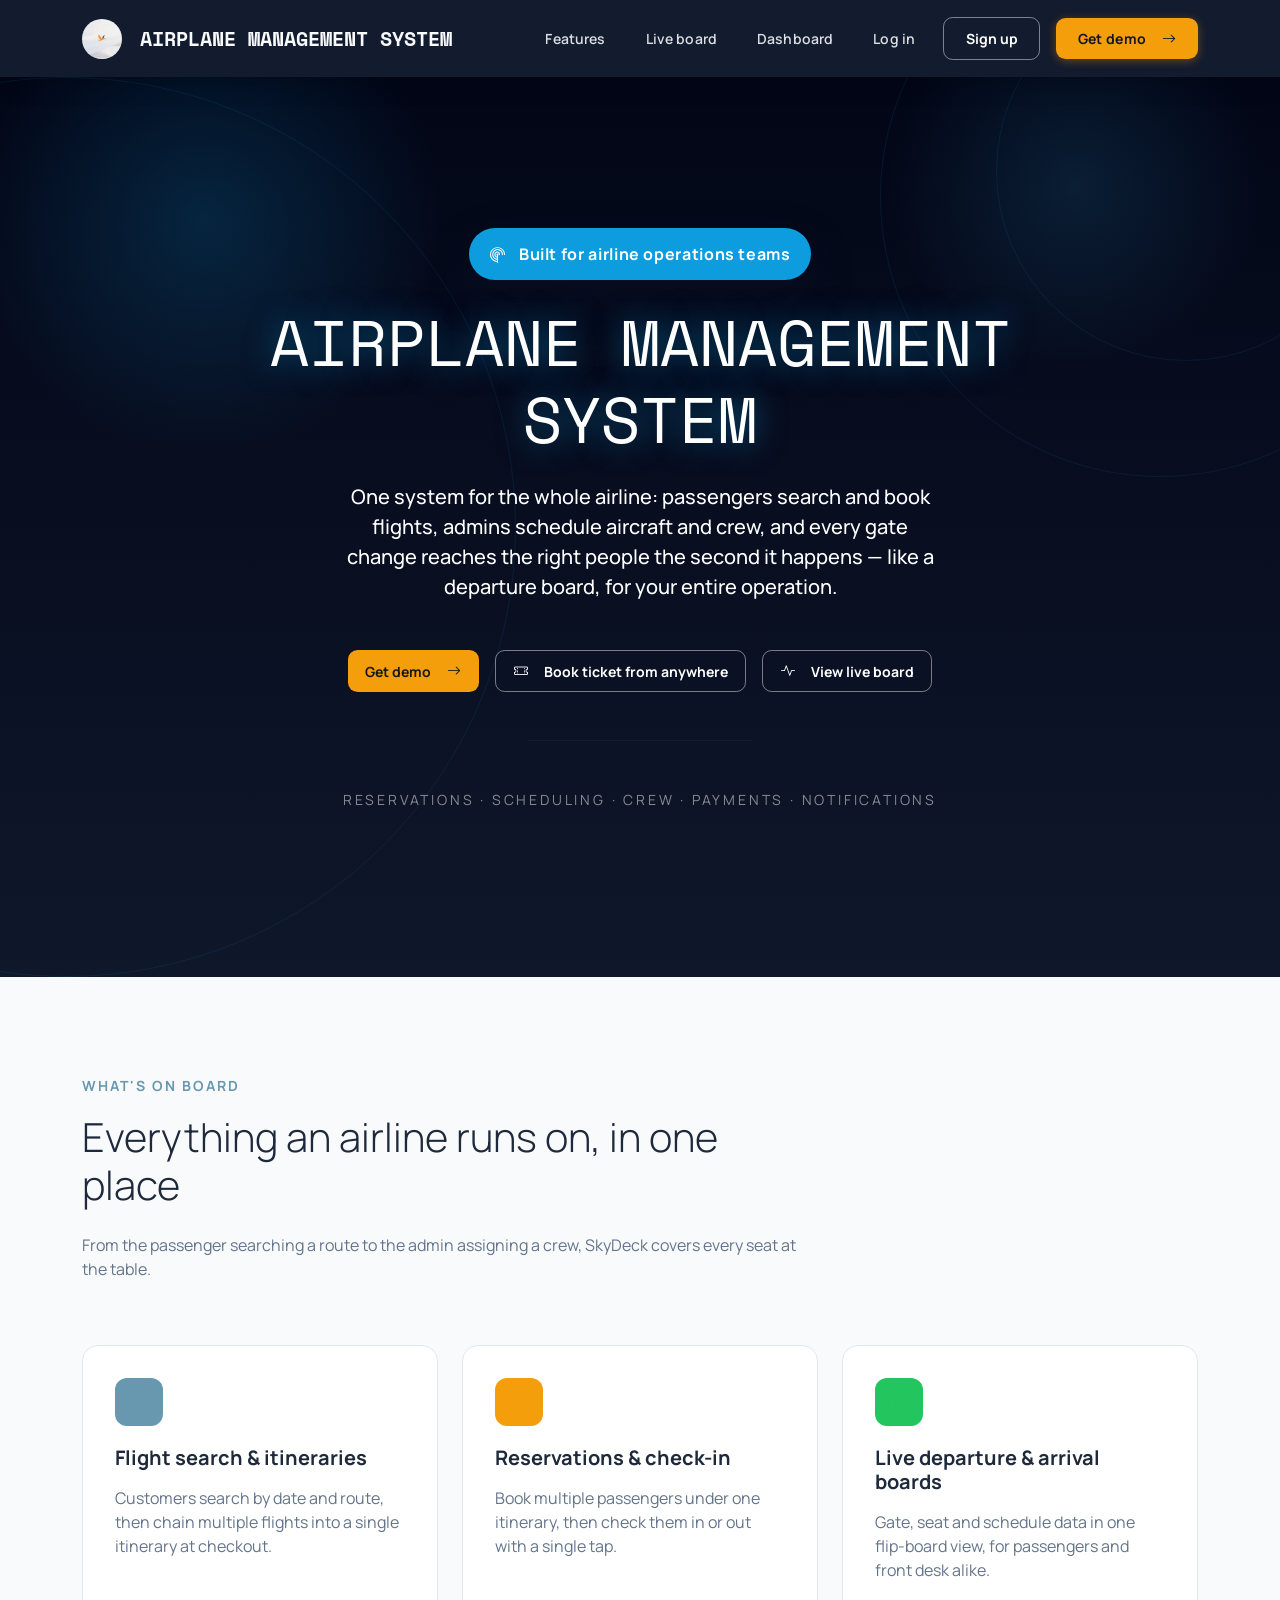
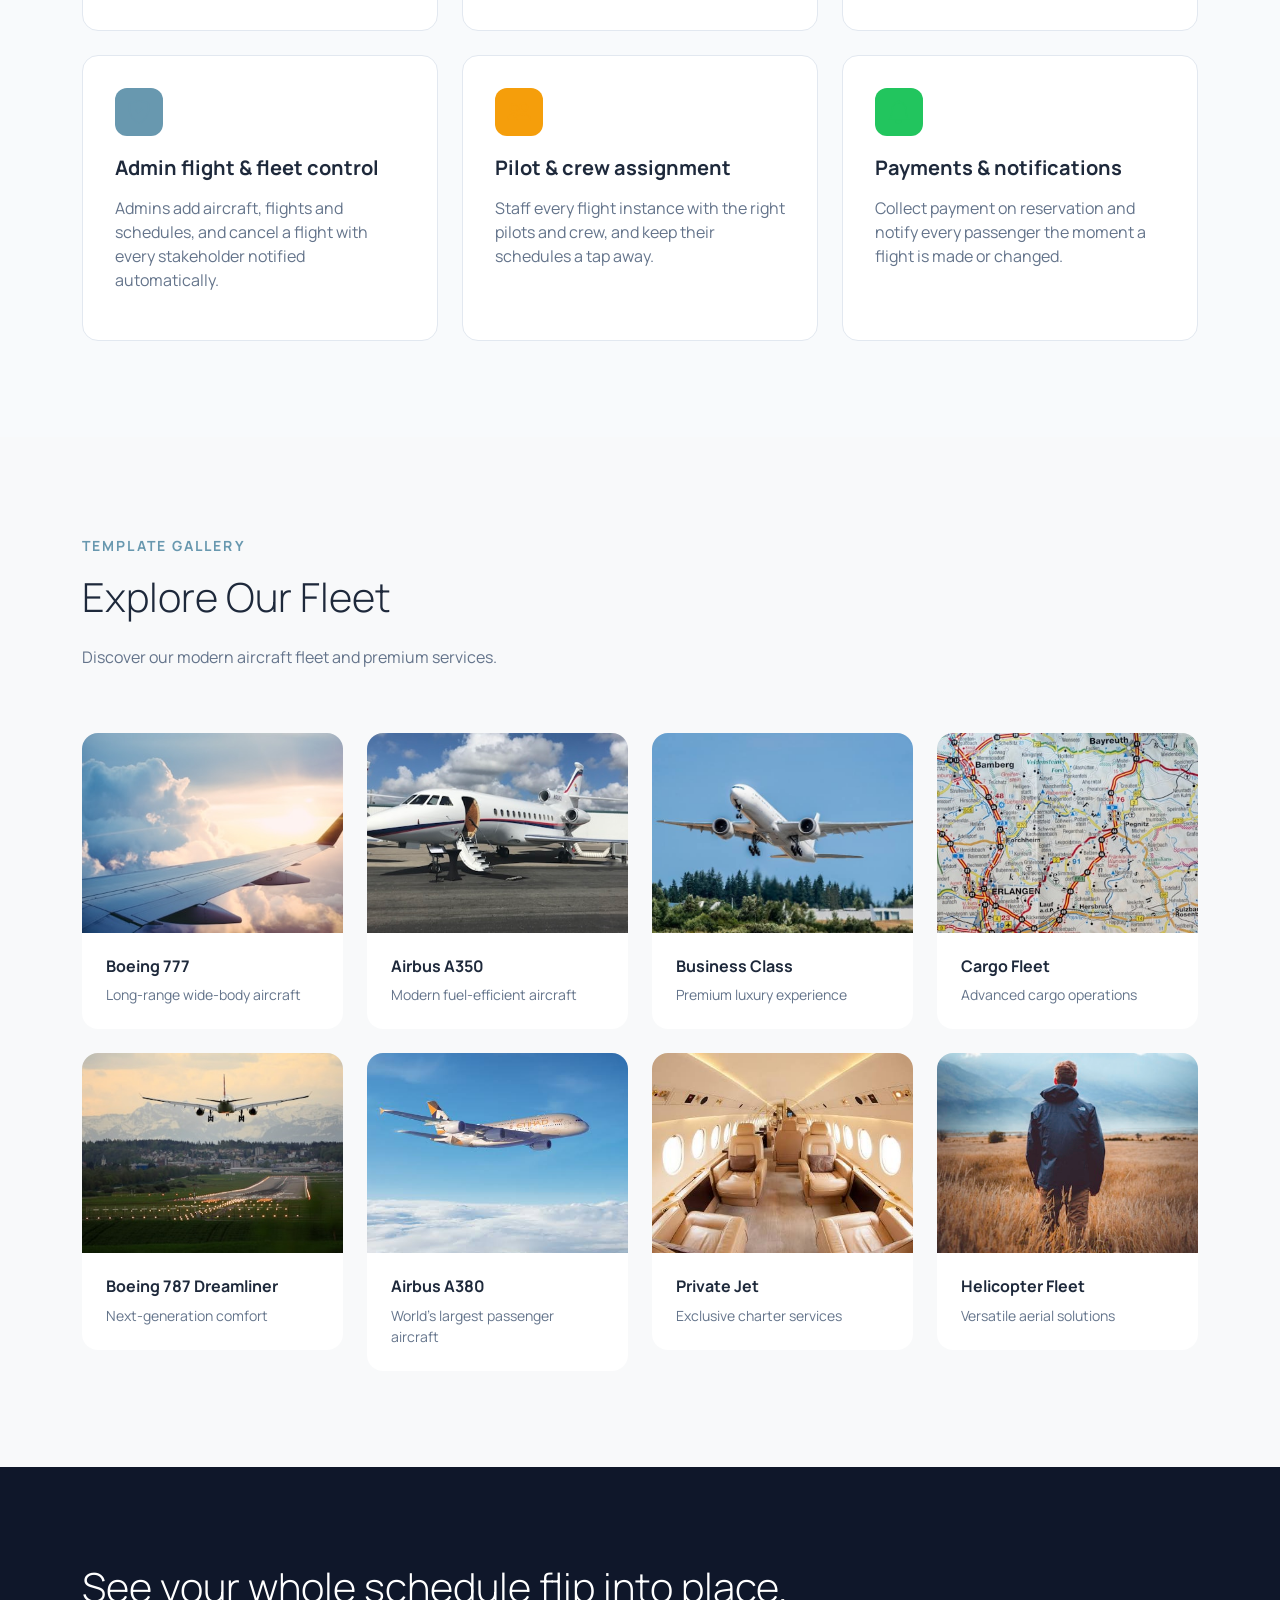
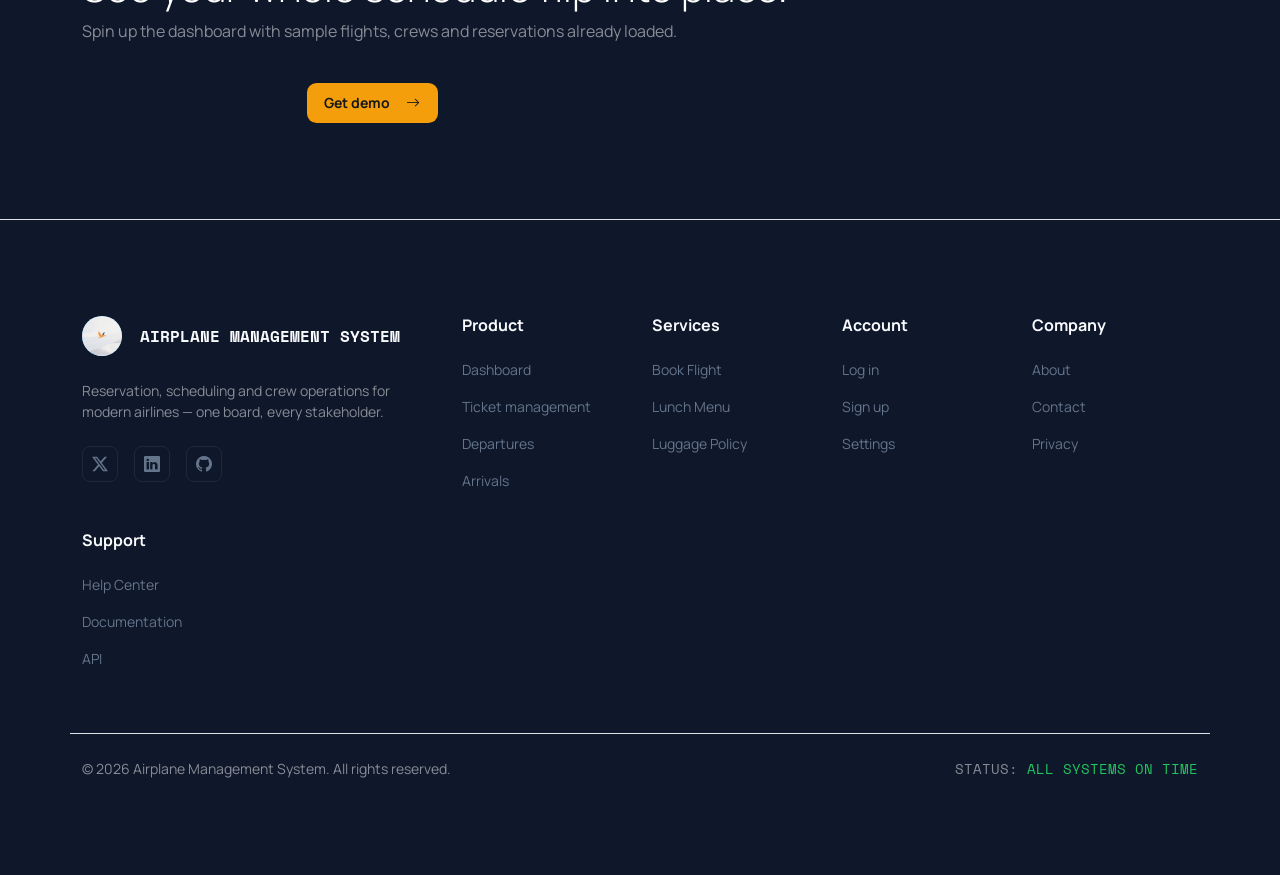
<file: skydeck/index.html>
<!DOCTYPE html>
<html lang="en">
<head>
<meta charset="UTF-8" />
<meta name="viewport" content="width=device-width, initial-scale=1.0" />
<title>Airplane Management System — Airline Operations, on the board</title>
<link href="https://cdn.jsdelivr.net/npm/bootstrap@5.3.2/dist/css/bootstrap.min.css" rel="stylesheet">
<link rel="stylesheet" href="https://cdn.jsdelivr.net/npm/bootstrap-icons@1.11.1/font/bootstrap-icons.css">
<link rel="preconnect" href="https://fonts.googleapis.com" />
<link href="https://fonts.googleapis.com/css2?family=Manrope:wght@400;500;600;700;800&family=Space+Mono:wght@400;700&display=swap" rel="stylesheet" />
<link href="assets/style.css" rel="stylesheet" />
</head>
<body class="bg-paper text-slate-deep antialiased">

<nav class="navbar navbar-expand-lg navbar-custom sticky-top">
  <div class="container">
    <a class="navbar-brand d-flex align-items-center gap-2 text-paper font-mono fw-bold" href="index.html">
      <span class="brand-mark">
        <img src="images/logo.jpg" alt="Logo" class="img-fluid">
      </span>
      <span>AIRPLANE MANAGEMENT SYSTEM</span>
    </a>

    <button class="navbar-toggler border-0" type="button" data-bs-toggle="collapse" data-bs-target="#navbarNav" aria-controls="navbarNav" aria-expanded="false" aria-label="Toggle navigation">
      <span class="navbar-toggler-icon"></span>
    </button>

    <div class="collapse navbar-collapse" id="navbarNav">
      <ul class="navbar-nav ms-auto align-items-center gap-lg-3">
        <li class="nav-item"><a class="nav-link nav-link-custom" href="#features">Features</a></li>
        <li class="nav-item"><a class="nav-link nav-link-custom" href="departures.html">Live board</a></li>
        <li class="nav-item"><a class="nav-link nav-link-custom" href="dashboard.html">Dashboard</a></li>
        <li class="nav-item"><a class="nav-link nav-link-custom" href="login.html">Log in</a></li>
        <li class="nav-item d-none d-lg-block"><a class="btn btn-ghost-dark" href="signup.html">Sign up</a></li>
        <li class="nav-item"><a class="btn btn-amber" href="dashboard.html">Get demo <i class="bi bi-arrow-right ms-2"></i></a></li>
      </ul>
    </div>
  </div>
</nav>


<section class="hero-section d-flex align-items-center position-relative overflow-hidden">

  <div class="radar" style="width: 560px; height: 560px; right: -160px; top: -160px;" aria-hidden="true"></div>
  <div class="radar" style="width: 380px; height: 380px; right: -96px; top: -96px;" aria-hidden="true"></div>
  <div class="radar" style="width: 900px; height: 900px; left: -384px; bottom: 0;" aria-hidden="true"></div>

  <div class="container position-relative py-5">
    <div class="row justify-content-center text-center">
      <div class="col-lg-10">
        <span class="hero-badge mb-4">
          <i class="bi bi-radar"></i>
          Built for airline operations teams
        </span>

        <h1 class="display-3 fw-extrabold text-white mb-4" style="font-family: 'Space Mono', monospace; text-shadow: 0 0 30px rgba(14, 165, 233, 0.5);">
          AIRPLANE MANAGEMENT SYSTEM
        </h1>

        <p class="lead text-white mb-5 mx-auto" style="max-width: 600px; font-size: 1.25rem; font-weight: 500;">
          One system for the whole airline: passengers search and book flights, admins schedule aircraft and crew,
          and every gate change reaches the right people the second it happens — like a departure board, for your entire operation.
        </p>

        <div class="d-flex flex-column flex-sm-row gap-3 justify-content-center mb-5">
          <a href="dashboard.html" class="btn btn-amber btn-lg">
            Get demo <i class="bi bi-arrow-right ms-2"></i>
          </a>
          <a href="booking.html" class="btn btn-ghost-dark btn-lg">
            <i class="bi bi-ticket-perforated me-2"></i>
            Book ticket from anywhere
          </a>
          <a href="departures.html" class="btn btn-ghost-dark btn-lg">
            <i class="bi bi-activity me-2"></i>
            View live board
          </a>
        </div>

        <hr class="w-auto mx-auto opacity-50 my-5" style="max-width: 224px;">
        <p class="text-uppercase text-white-50 small tracking-wider" style="letter-spacing: 0.2em;">
          Reservations · Scheduling · Crew · Payments · Notifications
        </p>
      </div>
    </div>
  </div>
</section>


<section id="features" class="py-5">
  <div class="container py-5">
    <div class="row mb-5">
      <div class="col-lg-8">
        <span class="text-uppercase fw-bold text-sky small" style="letter-spacing: 0.15em;">What's on board</span>
        <h2 class="mt-3 fw-extrabold display-6">Everything an airline runs on, in one place</h2>
        <p class="mt-4 text-slate-soft">From the passenger searching a route to the admin assigning a crew, SkyDeck covers every seat at the table.</p>
      </div>
    </div>

    <div class="row g-4">
      <div class="col-md-6 col-lg-4">
        <div class="feature-card">
          <div class="icon-box bg-opacity-10 bg-sky">
            <i class="bi bi-search fs-4 text-sky"></i>
          </div>
          <h5 class="fw-bold mb-3">Flight search &amp; itineraries</h5>
          <p class="text-slate-small text-slate-soft">Customers search by date and route, then chain multiple flights into a single itinerary at checkout.</p>
        </div>
      </div>

      <div class="col-md-6 col-lg-4">
        <div class="feature-card">
          <div class="icon-box bg-opacity-10 bg-amber">
            <i class="bi bi-ticket-perforated fs-4 text-amber"></i>
          </div>
          <h5 class="fw-bold mb-3">Reservations &amp; check-in</h5>
          <p class="text-slate-soft">Book multiple passengers under one itinerary, then check them in or out with a single tap.</p>
        </div>
      </div>

      <div class="col-md-6 col-lg-4">
        <div class="feature-card">
          <div class="icon-box bg-opacity-10 bg-ok">
            <i class="bi bi-calendar-check fs-4 text-ok"></i>
          </div>
          <h5 class="fw-bold mb-3">Live departure &amp; arrival boards</h5>
          <p class="text-slate-soft">Gate, seat and schedule data in one flip-board view, for passengers and front desk alike.</p>
        </div>
      </div>

      <div class="col-md-6 col-lg-4">
        <div class="feature-card">
          <div class="icon-box bg-opacity-10 bg-sky">
            <i class="bi bi-shield-check fs-4 text-sky"></i>
          </div>
          <h5 class="fw-bold mb-3">Admin flight &amp; fleet control</h5>
          <p class="text-slate-soft">Admins add aircraft, flights and schedules, and cancel a flight with every stakeholder notified automatically.</p>
        </div>
      </div>

      <div class="col-md-6 col-lg-4">
        <div class="feature-card">
          <div class="icon-box bg-opacity-10 bg-amber">
            <i class="bi bi-people fs-4 text-amber"></i>
          </div>
          <h5 class="fw-bold mb-3">Pilot &amp; crew assignment</h5>
          <p class="text-slate-soft">Staff every flight instance with the right pilots and crew, and keep their schedules a tap away.</p>
        </div>
      </div>

      <div class="col-md-6 col-lg-4">
        <div class="feature-card">
          <div class="icon-box bg-opacity-10 bg-ok">
            <i class="bi bi-bell fs-4 text-ok"></i>
          </div>
          <h5 class="fw-bold mb-3">Payments &amp; notifications</h5>
          <p class="text-slate-soft">Collect payment on reservation and notify every passenger the moment a flight is made or changed.</p>
        </div>
      </div>
    </div>
  </div>
</section>

<section class="py-5 bg-light">
  <div class="container py-5">
    <div class="row mb-5">
      <div class="col-12">
        <span class="text-uppercase fw-bold text-sky small" style="letter-spacing: 0.15em;">Template Gallery</span>
        <h2 class="mt-3 fw-extrabold display-6">Explore Our Fleet</h2>
        <p class="mt-4 text-slate-soft">Discover our modern aircraft fleet and premium services.</p>
      </div>
    </div>

    <div class="row g-4">
      <div class="col-md-6 col-lg-3">
        <div class="gallery-card">
          <img src="images/aircraft.jpg" alt="Aircraft 1">
          <div class="p-4 bg-white">
            <h6 class="fw-bold mb-2">Boeing 777</h6>
            <p class="small text-slate-soft mb-0">Long-range wide-body aircraft</p>
          </div>
        </div>
      </div>

      <div class="col-md-6 col-lg-3">
        <div class="gallery-card">
          <img src="images/aircraft2.jpg" alt="Aircraft 2">
          <div class="p-4 bg-white">
            <h6 class="fw-bold mb-2">Airbus A350</h6>
            <p class="small text-slate-soft mb-0">Modern fuel-efficient aircraft</p>
          </div>
        </div>
      </div>

      <div class="col-md-6 col-lg-3">
        <div class="gallery-card">
          <img src="images/aircraft3.jpg" alt="Aircraft 3">
          <div class="p-4 bg-white">
            <h6 class="fw-bold mb-2">Business Class</h6>
            <p class="small text-slate-soft mb-0">Premium luxury experience</p>
          </div>
        </div>
      </div>

      <div class="col-md-6 col-lg-3">
        <div class="gallery-card">
          <img src="images/aircraft4.jpg" alt="Aircraft 4">
          <div class="p-4 bg-white">
            <h6 class="fw-bold mb-2">Cargo Fleet</h6>
            <p class="small text-slate-soft mb-0">Advanced cargo operations</p>
          </div>
        </div>
      </div>

      <div class="col-md-6 col-lg-3">
        <div class="gallery-card">
          <img src="images/aircraft5.jpg" alt="Aircraft 5">
          <div class="p-4 bg-white">
            <h6 class="fw-bold mb-2">Boeing 787 Dreamliner</h6>
            <p class="small text-slate-soft mb-0">Next-generation comfort</p>
          </div>
        </div>
      </div>

      <div class="col-md-6 col-lg-3">
        <div class="gallery-card">
          <img src="images/aircraft6.jpg" alt="Aircraft 6">
          <div class="p-4 bg-white">
            <h6 class="fw-bold mb-2">Airbus A380</h6>
            <p class="small text-slate-soft mb-0">World's largest passenger aircraft</p>
          </div>
        </div>
      </div>

      <div class="col-md-6 col-lg-3">
        <div class="gallery-card">
          <img src="images/aircraft7.jpg" alt="Aircraft 7">
          <div class="p-4 bg-white">
            <h6 class="fw-bold mb-2">Private Jet</h6>
            <p class="small text-slate-soft mb-0">Exclusive charter services</p>
          </div>
        </div>
      </div>

      <div class="col-md-6 col-lg-3">
        <div class="gallery-card">
          <img src="images/aircraft8.jpg" alt="Aircraft 8">
          <div class="p-4 bg-white">
            <h6 class="fw-bold mb-2">Helicopter Fleet</h6>
            <p class="small text-slate-soft mb-0">Versatile aerial solutions</p>
          </div>
        </div>
      </div>
    </div>
  </div>
</section>

<!-- ============ CTA strip ============ -->
<section class="bg-ink py-5">
  <div class="container py-5">
    <div class="row flex-column flex-md-row align-items-center justify-content-between gap-4 text-center text-md-start">
      <div class="col-md-8">
        <h2 class="fw-extrabold text-white display-6">See your whole schedule flip into place.</h2>
        <p class="mt-2 text-white-50">Spin up the dashboard with sample flights, crews and reservations already loaded.</p>
      </div>
      <div class="col-md-4 text-md-end">
        <a href="dashboard.html" class="btn btn-amber btn-lg">
          Get demo <i class="bi bi-arrow-right ms-2"></i>
        </a>
      </div>
    </div>
  </div>
</section>

<!-- ============ Footer ============ -->
<footer class="bg-ink border-top border-ink-line py-5">
  <div class="container py-5">
    <div class="row g-4">
      <div class="col-lg-4 col-md-6">
        <a href="index.html" class="d-flex align-items-center gap-2 text-paper font-mono fw-bold text-decoration-none mb-4">
            <span class="brand-mark">
        <img src="images/logo.jpg" alt="Logo" class="img-fluid">
      </span>
          AIRPLANE MANAGEMENT SYSTEM
        </a>
        <p class="text-white-50 small">Reservation, scheduling and crew operations for modern airlines — one board, every stakeholder.</p>
        <div class="d-flex gap-3 mt-4">
          <a href="#" class="btn-social" aria-label="Twitter"><i class="bi bi-twitter-x"></i></a>
          <a href="#" class="btn-social" aria-label="LinkedIn"><i class="bi bi-linkedin"></i></a>
          <a href="#" class="btn-social" aria-label="GitHub"><i class="bi bi-github"></i></a>
        </div>
      </div>

      <div class="col-6 col-md-3 col-lg-2">
        <h6 class="text-paper fw-bold mb-4">Product</h6>
        <ul class="list-unstyled text-white-50 small">
          <li class="mb-3"><a href="dashboard.html" class="footer-link">Dashboard</a></li>
          <li class="mb-3"><a href="tickets.html" class="footer-link">Ticket management</a></li>
          <li class="mb-3"><a href="departures.html" class="footer-link">Departures</a></li>
          <li class="mb-3"><a href="arrivals.html" class="footer-link">Arrivals</a></li>
        </ul>
      </div>

      <div class="col-6 col-md-3 col-lg-2">
        <h6 class="text-paper fw-bold mb-4">Services</h6>
        <ul class="list-unstyled text-white-50 small">
          <li class="mb-3"><a href="booking.html" class="footer-link">Book Flight</a></li>
          <li class="mb-3"><a href="lunch-menu.html" class="footer-link">Lunch Menu</a></li>
          <li class="mb-3"><a href="luggage-policy.html" class="footer-link">Luggage Policy</a></li>
        </ul>
      </div>

      <div class="col-6 col-md-3 col-lg-2">
        <h6 class="text-paper fw-bold mb-4">Account</h6>
        <ul class="list-unstyled text-white-50 small">
          <li class="mb-3"><a href="login.html" class="footer-link">Log in</a></li>
          <li class="mb-3"><a href="signup.html" class="footer-link">Sign up</a></li>
          <li class="mb-3"><a href="settings.html" class="footer-link">Settings</a></li>
        </ul>
      </div>

      <div class="col-6 col-md-3 col-lg-2">
        <h6 class="text-paper fw-bold mb-4">Company</h6>
        <ul class="list-unstyled text-white-50 small">
          <li class="mb-3"><a href="#" class="footer-link">About</a></li>
          <li class="mb-3"><a href="#" class="footer-link">Contact</a></li>
          <li class="mb-3"><a href="#" class="footer-link">Privacy</a></li>
        </ul>
      </div>

      <div class="col-6 col-md-3 col-lg-2">
        <h6 class="text-paper fw-bold mb-4">Support</h6>
        <ul class="list-unstyled text-white-50 small">
          <li class="mb-3"><a href="#" class="footer-link">Help Center</a></li>
          <li class="mb-3"><a href="#" class="footer-link">Documentation</a></li>
          <li class="mb-3"><a href="#" class="footer-link">API</a></li>
        </ul>
      </div>
    </div>

    <div class="row mt-5 pt-4 border-top border-ink-line">
      <div class="col-md-6">
        <p class="text-white-50 small mb-0">© 2026 Airplane Management System. All rights reserved.</p>
      </div>
      <div class="col-md-6 text-md-end">
        <p class="font-mono text-white-50 small mb-0">STATUS: <span class="text-ok">ALL SYSTEMS ON TIME</span></p>
      </div>
    </div>
  </div>
</footer>

</body>
</html>
</file>
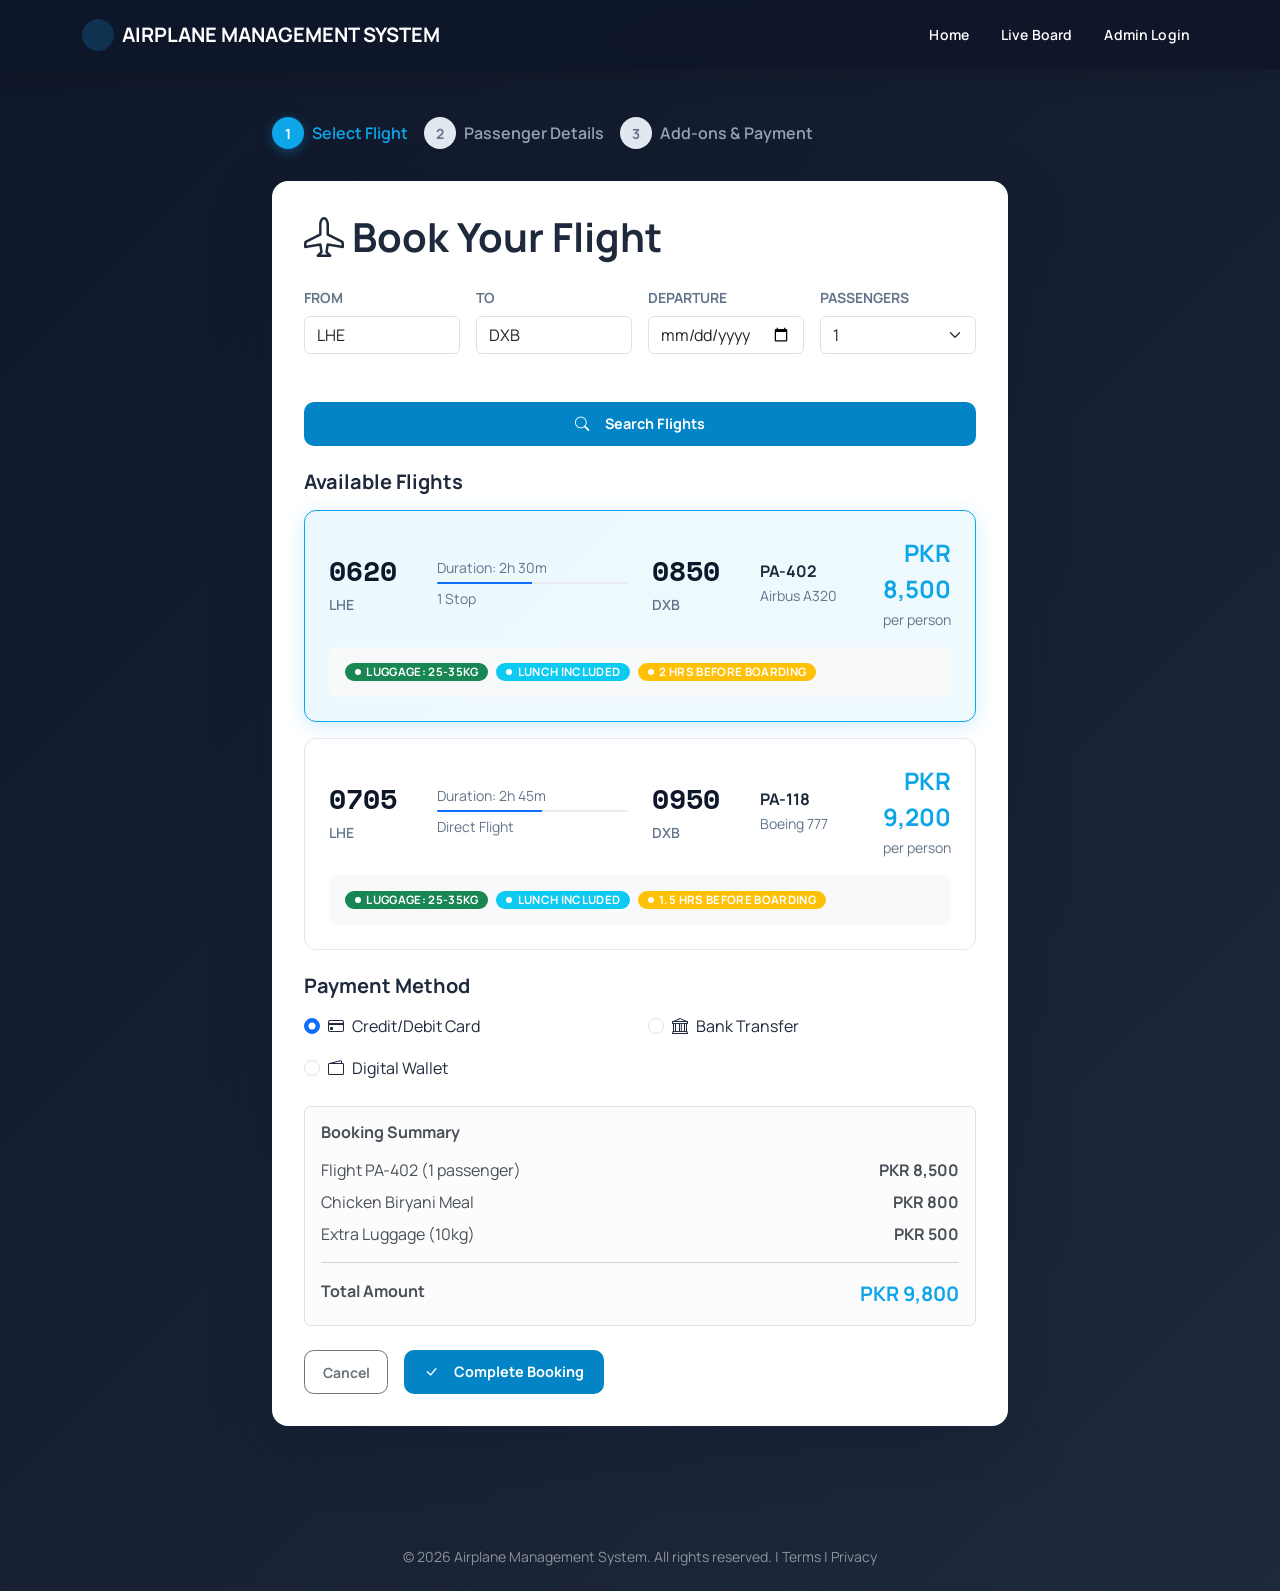
<file: skydeck/booking.html>
<!DOCTYPE html>
<html lang="en">
<head>
<meta charset="UTF-8" />
<meta name="viewport" content="width=device-width, initial-scale=1.0" />
<title>Book a Flight — Airplane Management System</title>

<!-- Bootstrap 5 CSS -->
<link href="https://cdn.jsdelivr.net/npm/bootstrap@5.3.2/dist/css/bootstrap.min.css" rel="stylesheet">
<!-- Bootstrap Icons -->
<link rel="stylesheet" href="https://cdn.jsdelivr.net/npm/bootstrap-icons@1.11.1/font/bootstrap-icons.css">
<!-- Google Fonts -->
<link rel="preconnect" href="https://fonts.googleapis.com" />
<link href="https://fonts.googleapis.com/css2?family=Manrope:wght@400;500;600;700;800&family=Space+Mono:wght@400;700&display=swap" rel="stylesheet" />
<link href="assets/style.css" rel="stylesheet" />
<style>
  body {
    font-family: 'Manrope', sans-serif;
    background: linear-gradient(135deg, #0f172a 0%, #1e293b 100%);
    color: #1e293b;
  }

  .navbar-custom {
    background-color: rgba(15, 23, 42, 0.95);
    backdrop-filter: blur(10px);
  }

  .booking-container {
    background: white;
    border-radius: 1rem;
    box-shadow: 0 20px 60px rgba(15, 23, 42, 0.3);
    padding: 2rem;
  }

  .flight-card {
    background: white;
    border: 1px solid #e2e8f0;
    border-radius: 0.75rem;
    padding: 1.5rem;
    margin-bottom: 1rem;
    transition: all 0.3s ease;
    cursor: pointer;
  }

  .flight-card:hover {
    border-color: #0ea5e9;
    box-shadow: 0 4px 20px rgba(14, 165, 233, 0.15);
    transform: translateY(-2px);
  }

  .flight-card.selected {
    border-color: #0ea5e9;
    background-color: rgba(14, 165, 233, 0.05);
  }

  .flight-time {
    font-family: 'Space Mono', monospace;
    font-weight: 700;
    font-size: 1.75rem;
  }

  .flight-route {
    font-weight: 600;
    color: #64748b;
  }

  .passenger-form {
    background: #f8fafc;
    border-radius: 0.75rem;
    padding: 1.5rem;
    margin-bottom: 1rem;
  }

  .meal-section {
    background: #fef3c7;
    border-left: 4px solid #f59e0b;
    border-radius: 0.5rem;
    padding: 1rem;
    margin-bottom: 1rem;
  }

  .btn-primary-custom {
    background-color: #0ea5e9;
    color: white;
    border: none;
    padding: 0.75rem 1.5rem;
    border-radius: 0.5rem;
    font-weight: 600;
    transition: all 0.3s ease;
  }

  .btn-primary-custom:hover {
    background-color: #0284c7;
    color: white;
  }

  .step-indicator {
    display: flex;
    gap: 1rem;
    margin-bottom: 2rem;
  }

  .step {
    display: flex;
    align-items: center;
    gap: 0.5rem;
    font-weight: 600;
    color: #94a3b8;
  }

  .step.active {
    color: #0ea5e9;
  }

  .step-number {
    width: 32px;
    height: 32px;
    border-radius: 50%;
    background: #e2e8f0;
    display: flex;
    align-items: center;
    justify-content: center;
    font-weight: 700;
    font-size: 0.875rem;
  }

  .step.active .step-number {
    background: #0ea5e9;
    color: white;
  }
</style>
</head>
<body>

<!-- ============ Navigation ============ -->
<nav class="navbar navbar-expand-lg navbar-custom sticky-top">
  <div class="container">
    <a class="navbar-brand d-flex align-items-center gap-2 text-white fw-bold" href="index.html">
      <span class="d-flex align-items-center justify-content-center" style="width: 32px; height: 32px; background: rgba(14, 165, 233, 0.2); border-radius: 50%;">
        <i class="bi bi-airplane-takeoff text-white"></i>
      </span>
      <span>AIRPLANE MANAGEMENT SYSTEM</span>
    </a>
    <button class="navbar-toggler border-0" type="button" data-bs-toggle="collapse" data-bs-target="#navbarNav" aria-controls="navbarNav" aria-expanded="false">
      <span class="navbar-toggler-icon"></span>
    </button>
    <div class="collapse navbar-collapse" id="navbarNav">
      <ul class="navbar-nav ms-auto align-items-center gap-lg-3">
        <li class="nav-item"><a class="nav-link text-white" href="index.html">Home</a></li>
        <li class="nav-item"><a class="nav-link text-white" href="departures.html">Live Board</a></li>
        <li class="nav-item"><a class="nav-link text-white" href="login.html">Admin Login</a></li>
      </ul>
    </div>
  </div>
</nav>

<!-- ============ Main Content ============ -->
<div class="container py-5">
  <div class="row justify-content-center">
    <div class="col-lg-8">
      
      <!-- Step Indicator -->
      <div class="step-indicator">
        <div class="step active">
          <div class="step-number">1</div>
          <span>Select Flight</span>
        </div>
        <div class="step">
          <div class="step-number">2</div>
          <span>Passenger Details</span>
        </div>
        <div class="step">
          <div class="step-number">3</div>
          <span>Add-ons & Payment</span>
        </div>
      </div>

      <div class="booking-container">
        <div id="step1" class="step-content">
        <h1 class="fw-bold mb-4"><i class="bi bi-airplane me-2"></i>Book Your Flight</h1>

        <!-- Search Form -->
        <div class="row g-3 mb-5">
          <div class="col-md-3">
            <label class="form-label fw-bold text-uppercase text-slate-soft small">From</label>
            <input type="text" class="form-control" placeholder="City/Airport" value="LHE" />
          </div>
          <div class="col-md-3">
            <label class="form-label fw-bold text-uppercase text-slate-soft small">To</label>
            <input type="text" class="form-control" placeholder="City/Airport" value="DXB" />
          </div>
          <div class="col-md-3">
            <label class="form-label fw-bold text-uppercase text-slate-soft small">Departure</label>
            <input type="date" class="form-control" />
          </div>
          <div class="col-md-3">
            <label class="form-label fw-bold text-uppercase text-slate-soft small">Passengers</label>
            <select class="form-select">
              <option>1</option>
              <option>2</option>
              <option>3</option>
              <option>4</option>
              <option>5</option>
            </select>
          </div>
        </div>

        <button class="btn btn-primary-custom mb-4 w-100">
          <i class="bi bi-search me-2"></i> Search Flights
        </button>

        <!-- Available Flights -->
        <h5 class="fw-bold mb-3">Available Flights</h5>

        <div class="flight-card selected">
          <div class="row align-items-center">
            <div class="col-md-2">
              <div class="flight-time">0620</div>
              <small class="flight-route">LHE</small>
            </div>
            <div class="col-md-4">
              <small class="text-slate-soft d-block mb-1">Duration: 2h 30m</small>
              <div class="progress" style="height: 2px;">
                <div class="progress-bar" style="width: 50%"></div>
              </div>
              <small class="text-slate-soft d-block mt-1">1 Stop</small>
            </div>
            <div class="col-md-2">
              <div class="flight-time">0850</div>
              <small class="flight-route">DXB</small>
            </div>
            <div class="col-md-2">
              <div>
                <strong class="d-block">PA-402</strong>
                <small class="text-slate-soft">Airbus A320</small>
              </div>
            </div>
            <div class="col-md-2 text-end">
              <div class="fw-bold" style="color: #0ea5e9; font-size: 1.5rem;">PKR 8,500</div>
              <small class="text-slate-soft">per person</small>
            </div>
          </div>
          <div class="mt-3 p-3 bg-light rounded">
            <div class="d-flex gap-2 flex-wrap">
              <span class="badge bg-success">Luggage: 25-35kg</span>
              <span class="badge bg-info">Lunch Included</span>
              <span class="badge bg-warning">2 hrs before boarding</span>
            </div>
          </div>
        </div>

        <div class="flight-card">
          <div class="row align-items-center">
            <div class="col-md-2">
              <div class="flight-time">0705</div>
              <small class="flight-route">LHE</small>
            </div>
            <div class="col-md-4">
              <small class="text-slate-soft d-block mb-1">Duration: 2h 45m</small>
              <div class="progress" style="height: 2px;">
                <div class="progress-bar" style="width: 55%"></div>
              </div>
              <small class="text-slate-soft d-block mt-1">Direct Flight</small>
            </div>
            <div class="col-md-2">
              <div class="flight-time">0950</div>
              <small class="flight-route">DXB</small>
            </div>
            <div class="col-md-2">
              <div>
                <strong class="d-block">PA-118</strong>
                <small class="text-slate-soft">Boeing 777</small>
              </div>
            </div>
            <div class="col-md-2 text-end">
              <div class="fw-bold" style="color: #0ea5e9; font-size: 1.5rem;">PKR 9,200</div>
              <small class="text-slate-soft">per person</small>
            </div>
          </div>
          <div class="mt-3 p-3 bg-light rounded">
            <div class="d-flex gap-2 flex-wrap">
              <span class="badge bg-success">Luggage: 25-35kg</span>
              <span class="badge bg-info">Lunch Included</span>
              <span class="badge bg-warning">1.5 hrs before boarding</span>
            </div>
          </div>
        </div>
        </div>
        <!-- Passenger Details -->
         <div id="step2" class="step-content" style="display:none;">
        <h5 class="fw-bold mb-3 mt-4">Passenger Details</h5>
        <div class="passenger-form">
          <div class="row g-3">
            <div class="col-12">
              <label class="form-label fw-bold">Full Name</label>
              <input type="text" class="form-control" placeholder="e.g. John Doe" />
            </div>
            <div class="col-md-6">
              <label class="form-label fw-bold">Email</label>
              <input type="email" class="form-control" placeholder="your@email.com" />
            </div>
            <div class="col-md-6">
              <label class="form-label fw-bold">Phone Number</label>
              <input type="tel" class="form-control" placeholder="+92 300 1234567" />
            </div>
            <div class="col-md-6">
              <label class="form-label fw-bold">Passport/ID Number</label>
              <input type="text" class="form-control" placeholder="ABC123456" />
            </div>
            <div class="col-md-6">
              <label class="form-label fw-bold">Date of Birth</label>
              <input type="date" class="form-control" />
            </div>
          </div>
        </div>

        <!-- Meal Selection -->
        <h5 class="fw-bold mb-3">Meal Preference</h5>

        <div class="meal-section">
          <p class="small text-slate-soft mb-3"><i class="bi bi-cup-hot me-2"></i><strong>Special Lunch Meals Available (PA-402):</strong></p>
          <div class="form-check mb-2">
            <input class="form-check-input" type="radio" name="meal" id="meal1" value="biryani" checked />
            <label class="form-check-label" for="meal1">
              <strong>Chicken Biryani</strong> - PKR 800
            </label>
          </div>
          <div class="form-check mb-2">
            <input class="form-check-input" type="radio" name="meal" id="meal2" value="pulao" />
            <label class="form-check-label" for="meal2">
              <strong>Vegetable Pulao</strong> - PKR 600
            </label>
          </div>
          <div class="form-check">
            <input class="form-check-input" type="radio" name="meal" id="meal3" value="none" />
            <label class="form-check-label" for="meal3">
              <strong>No Meal</strong> - Free
            </label>
          </div>
        </div>

        <!-- Extra Luggage -->
        <h5 class="fw-bold mb-3">Extra Luggage</h5>
        <p class="small text-slate-soft mb-3">Standard allowance: 25-35 kg per passenger</p>
        <div class="form-check mb-2">
          <input class="form-check-input" type="checkbox" id="extraLuggage" />
          <label class="form-check-label" for="extraLuggage">
            Add extra luggage (10 kg) - PKR 500
          </label>
        </div>
         </div>
        <!-- Payment Method -->
         <div id="step3" class="step-content" style="display:none;"></div>
        <h5 class="fw-bold mb-3 mt-4">Payment Method</h5>
        <div class="row g-3">
          <div class="col-md-6">
            <div class="form-check">
              <input class="form-check-input" type="radio" name="payment" id="card" checked />
              <label class="form-check-label" for="card">
                <i class="bi bi-credit-card me-2"></i>Credit/Debit Card
              </label>
            </div>
          </div>
          <div class="col-md-6">
            <div class="form-check">
              <input class="form-check-input" type="radio" name="payment" id="bank" />
              <label class="form-check-label" for="bank">
                <i class="bi bi-bank me-2"></i>Bank Transfer
              </label>
            </div>
          </div>
          <div class="col-md-6">
            <div class="form-check">
              <input class="form-check-input" type="radio" name="payment" id="wallet" />
              <label class="form-check-label" for="wallet">
                <i class="bi bi-wallet2 me-2"></i>Digital Wallet
              </label>
            </div>
          </div>
        </div>

        <!-- Booking Summary -->
        <div class="alert alert-light border border-slate-soft mt-4 p-3">
          <h6 class="fw-bold mb-3">Booking Summary</h6>
          <div class="d-flex justify-content-between mb-2">
            <span>Flight PA-402 (1 passenger)</span>
            <span class="fw-bold">PKR 8,500</span>
          </div>
          <div class="d-flex justify-content-between mb-2">
            <span>Chicken Biryani Meal</span>
            <span class="fw-bold">PKR 800</span>
          </div>
          <div class="d-flex justify-content-between mb-3">
            <span>Extra Luggage (10kg)</span>
            <span class="fw-bold">PKR 500</span>
          </div>
          <hr />
          <div class="d-flex justify-content-between">
            <span class="fw-bold">Total Amount</span>
            <span class="fw-bold" style="color: #0ea5e9; font-size: 1.25rem;">PKR 9,800</span>
          </div>
        </div>

        <!-- Buttons -->
        <div class="d-flex gap-3 mt-4">
          <a href="index.html" class="btn btn-outline-secondary flex-1">Cancel</a>
          <button class="btn btn-primary-custom flex-1">
            <i class="bi bi-check-lg me-2"></i> Complete Booking
          </button>
        </div>
      </div>
      </div>

    </div>
  </div>
</div>

<!-- Footer -->
<footer class="text-center py-4 mt-5 text-white-50 small">
  <div class="container">
    <p class="mb-0">© 2026 Airplane Management System. All rights reserved. | <a href="#" class="text-white-50 text-decoration-none">Terms</a> | <a href="#" class="text-white-50 text-decoration-none">Privacy</a></p>
  </div>
</footer>

<!-- Bootstrap JS -->
<script src="https://cdn.jsdelivr.net/npm/bootstrap@5.3.2/dist/js/bootstrap.bundle.min.js"></script>

<script>
// Flight selection
document.querySelectorAll('.flight-card').forEach(card => {
  card.addEventListener('click', function() {
    document.querySelectorAll('.flight-card').forEach(c => c.classList.remove('selected'));
    this.classList.add('selected');
  });
});
function nextStep(stepNumber) {
    // Sab steps hide karo
    document.querySelectorAll('.step-content').forEach(s => s.style.display = 'none');
    // Sirf target step show karo
    document.getElementById('step' + stepNumber).style.display = 'block';
    
    // Step Indicator update karo
    document.querySelectorAll('.step').forEach((s, index) => {
        if(index + 1 === stepNumber) s.classList.add('active');
        else s.classList.remove('active');
    });
}
</script>

</body>
</html>
</file>
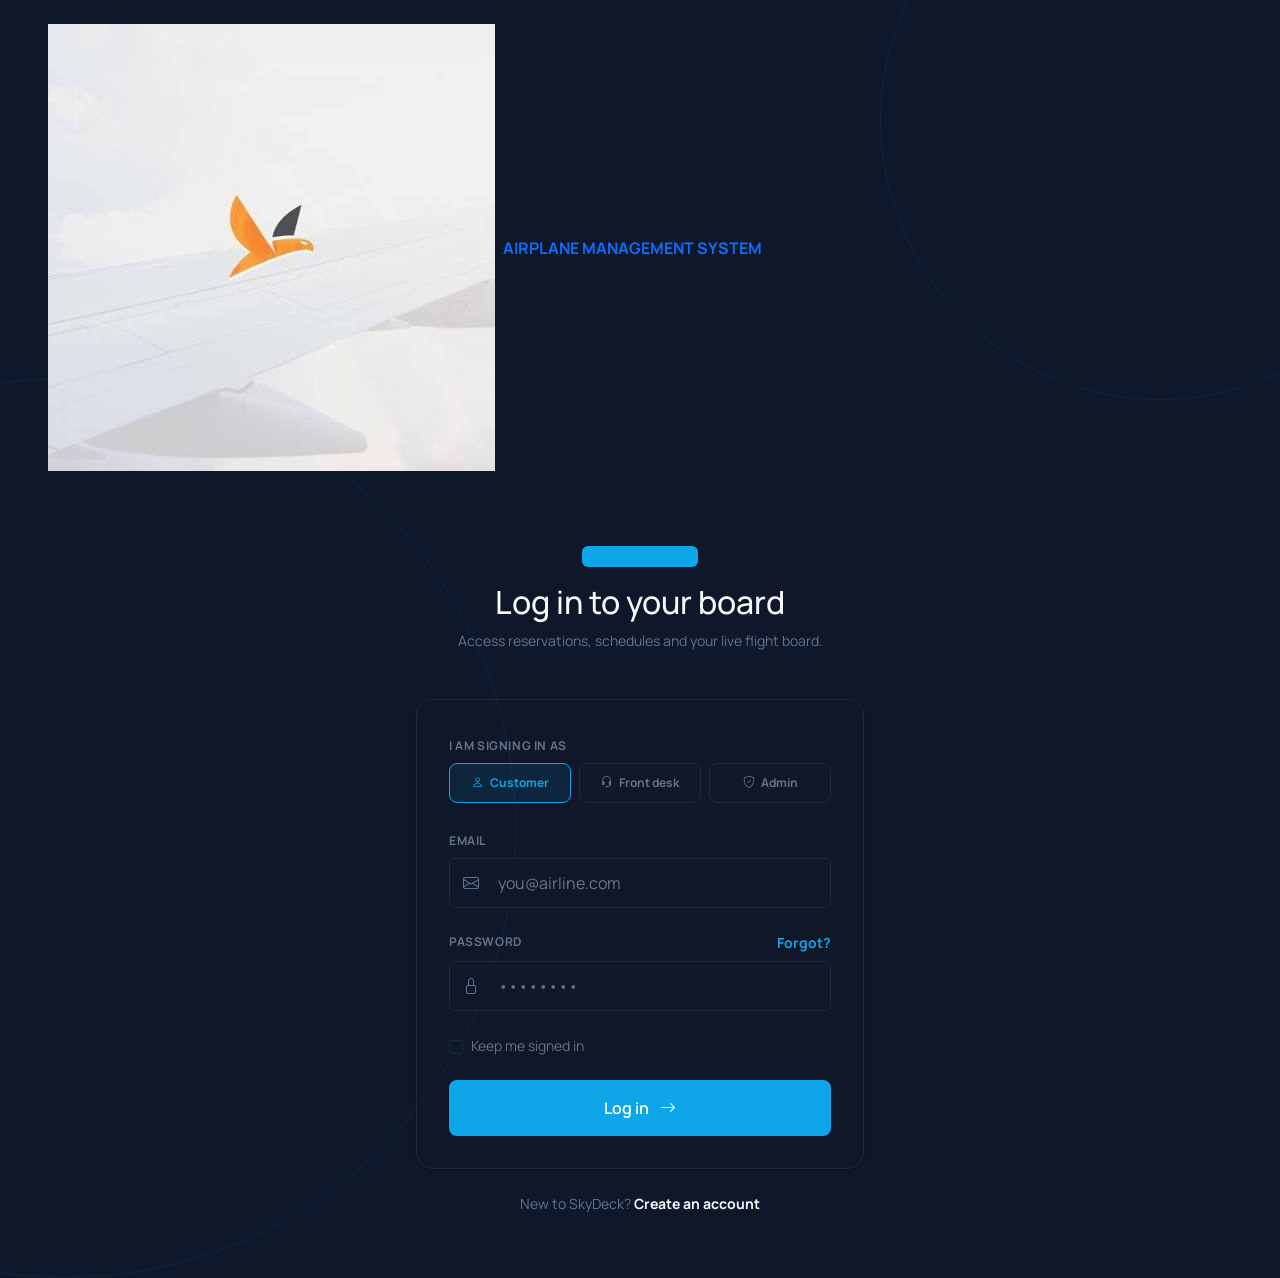
<file: skydeck/login.html>
<!DOCTYPE html>
<html lang="en">
<head>
<meta charset="UTF-8" />
<meta name="viewport" content="width=device-width, initial-scale=1.0" />
<title>Log in — SkyDeck</title>

<!-- Bootstrap 5 CSS -->
<link href="https://cdn.jsdelivr.net/npm/bootstrap@5.3.2/dist/css/bootstrap.min.css" rel="stylesheet">
<!-- Bootstrap Icons -->
<link rel="stylesheet" href="https://cdn.jsdelivr.net/npm/bootstrap-icons@1.11.1/font/bootstrap-icons.css">
<!-- Google Fonts -->
<link rel="preconnect" href="https://fonts.googleapis.com" />
<link href="https://fonts.googleapis.com/css2?family=Manrope:wght@400;500;600;700;800&family=Space+Mono:wght@400;700&display=swap" rel="stylesheet" />
<style>
:root {
  --bg-ink: #0f172a;
  --bg-paper: #f8fafc;
  --bg-sky: #0ea5e9;
  --bg-amber: #f59e0b;
  --bg-ok: #22c55e;
  --bg-bad: #ef4444;
  --text-slate-deep: #1e293b;
  --text-slate-soft: #64748b;
  --text-paper: #f8fafc;
  --border-ink-line: #1e293b;
  --border-paper-line: #e2e8f0;
}

body {
  font-family: 'Manrope', sans-serif;
  background-color: var(--bg-ink);
  color: var(--text-paper);
}

.bg-ink { background-color: var(--bg-ink); }
.bg-paper { background-color: var(--bg-paper); }
.bg-sky { background-color: var(--bg-sky); }
.bg-amber { background-color: var(--bg-amber); }
.bg-ok { background-color: var(--bg-ok); }
.bg-bad { background-color: var(--bg-bad); }

.text-slate-deep { color: var(--text-slate-deep); }
.text-slate-soft { color: var(--text-slate-soft); }
.text-paper { color: var(--text-paper); }
.text-sky { color: var(--bg-sky); }
.text-amber { color: var(--bg-amber); }
.text-ok { color: var(--bg-ok); }
.text-bad { color: var(--bg-bad); }\r\n  .brand-mark {\r\n    width: 32px;\r\n    height: 32px;\r\n    border-radius: 50%;\r\n    display: inline-flex;\r\n    align-items: center;\r\n    justify-content: center;\r\n    background-color: rgba(14, 165, 233, 0.15);\r\n  }

.border-ink-line { border-color: var(--border-ink-line); }
.border-paper-line { border-color: var(--border-paper-line); }

.radar {
  position: absolute;
  border-radius: 50%;
  border: 1px solid rgba(14, 165, 233, 0.1);
  animation: radar-pulse 4s ease-in-out infinite;
}

@keyframes radar-pulse {
  0%, 100% { opacity: 0.3; }
  50% { opacity: 0.6; }
}

.role-selector {
  display: flex;
  gap: 0.5rem;
}

.role-option {
  flex: 1;
  cursor: pointer;
}

.role-option input[type="radio"] {
  display: none;
}

.role-option .role-btn {
  display: flex;
  align-items: center;
  justify-content: center;
  gap: 0.375rem;
  padding: 0.625rem;
  border-radius: 0.5rem;
  border: 1px solid var(--border-ink-line);
  background-color: transparent;
  color: var(--text-slate-soft);
  font-size: 0.75rem;
  font-weight: 700;
  transition: all 0.3s ease;
}

.role-option input[type="radio"]:checked + .role-btn {
  border-color: var(--bg-sky);
  background-color: rgba(14, 165, 233, 0.1);
  color: var(--bg-sky);
}

.role-option .role-btn:hover {
  border-color: var(--bg-sky);
  background-color: rgba(14, 165, 233, 0.05);
  color: var(--bg-sky);
}

.login-card {
  background-color: rgba(15, 23, 42, 0.8);
  border: 1px solid var(--border-ink-line);
  border-radius: 1rem;
  padding: 2rem;
  box-shadow: 0 1px 3px rgba(0,0,0,0.3);
}

.form-control {
  background-color: var(--bg-ink);
  border: 1px solid var(--border-ink-line);
  color: var(--text-paper);
  padding: 0.75rem 0.875rem;
}

.form-control:focus {
  background-color: var(--bg-ink);
  border-color: var(--bg-sky);
  color: var(--text-paper);
  box-shadow: 0 0 0 0.2rem rgba(14, 165, 233, 0.25);
}

.form-control::placeholder {
  color: rgba(255, 255, 255, 0.4);
}

.form-label {
  color: var(--text-slate-soft);
  font-size: 0.75rem;
  font-weight: 700;
  text-transform: uppercase;
  letter-spacing: 0.05em;
}

.btn-primary-custom {
  background-color: var(--bg-sky);
  color: white;
  border: none;
  padding: 0.75rem 1.5rem;
  border-radius: 0.5rem;
  font-weight: 600;
  transition: all 0.3s ease;
}

.btn-primary-custom:hover {
  background-color: #0284c7;
  color: white;
  transform: translateY(-2px);
  box-shadow: 0 4px 12px rgba(14, 165, 233, 0.4);
}

.form-check-input {
  background-color: var(--bg-ink);
  border-color: var(--border-ink-line);
}

.form-check-input:checked {
  background-color: var(--bg-sky);
  border-color: var(--bg-sky);
}
</style>
</head>
<body class="bg-ink text-paper antialiased">

<div class="position-relative min-vh-100 d-flex flex-column overflow-hidden">
  <div class="radar" style="width: 560px; height: 560px; right: -160px; top: -160px;" aria-hidden="true"></div>
  <div class="radar" style="width: 900px; height: 900px; left: -384px; bottom: 0;" aria-hidden="true"></div>

  <header class="position-relative px-4 px-sm-5 py-4">
    <a href="index.html" class="d-inline-flex align-items-center gap-2 font-mono fw-bold text-lg text-decoration-none">
      <span class="brand-mark">
        <img src="images/logo.jpg" alt="Logo" class="img-fluid">
      </span>
      AIRPLANE MANAGEMENT SYSTEM
    </a>
  </header>

  <main class="relative flex-1 d-flex align-items-center justify-content-center px-4 py-5">
    <div class="w-100" style="max-width: 448px;">

      <div class="mb-5 text-center">
        <span class="badge badge-custom badge-neutral bg-opacity-10 bg-sky text-sky">
          <i class="bi bi-box-arrow-in-right me-1"></i>
          Welcome back
        </span>
        <h1 class="mt-3 h2 fw-extrabold">Log in to your board</h1>
        <p class="mt-2 small text-slate-soft">Access reservations, schedules and your live flight board.</p>
      </div>

      <div class="login-card">
        <form class="d-flex flex-column gap-4">

          <div>
            <label for="role" class="form-label mb-2">I am signing in as</label>
            <div class="role-selector" role="radiogroup" aria-label="Account type">
              <label class="role-option">
                <input type="radio" name="role" value="customer" checked />
                <div class="role-btn">
                  <i class="bi bi-person"></i> Customer
                </div>
              </label>
              <label class="role-option">
                <input type="radio" name="role" value="staff" />
                <div class="role-btn">
                  <i class="bi bi-headset"></i> Front desk
                </div>
              </label>
              <label class="role-option">
                <input type="radio" name="role" value="admin" />
                <div class="role-btn">
                  <i class="bi bi-shield-check"></i> Admin
                </div>
              </label>
            </div>
          </div>

          <div>
            <label for="email" class="form-label mb-2">Email</label>
            <div class="position-relative">
              <i class="bi bi-envelope position-absolute top-50 translate-middle-y text-slate-soft" style="left: 14px;"></i>
              <input id="email" type="email" placeholder="you@airline.com" required
                class="form-control ps-5" style="padding-left: 2.5rem;" />
            </div>
          </div>

          <div>
            <div class="d-flex align-items-center justify-content-between mb-2">
              <label for="password" class="form-label mb-0">Password</label>
              <a href="#" class="small fw-bold text-sky text-decoration-none">Forgot?</a>
            </div>
            <div class="position-relative">
              <i class="bi bi-lock position-absolute top-50 translate-middle-y text-slate-soft" style="left: 14px;"></i>
              <input id="password" type="password" placeholder="••••••••" required
                class="form-control ps-5" style="padding-left: 2.5rem;" />
            </div>
          </div>

          <label class="d-flex align-items-center gap-2 small text-slate-soft">
            <input type="checkbox" class="form-check-input" />
            Keep me signed in
          </label>

          <a href="dashboard.html" class="btn btn-primary-custom w-100 py-3">
            Log in <i class="bi bi-arrow-right ms-2"></i>
          </a>
        </form>
      </div>

      <p class="mt-4 text-center small text-slate-soft">
        New to SkyDeck?
        <a href="signup.html" class="fw-bold text-paper text-decoration-none">Create an account</a>
      </p>
    </div>
  </main>
</div>

</body>
</html>
</file>
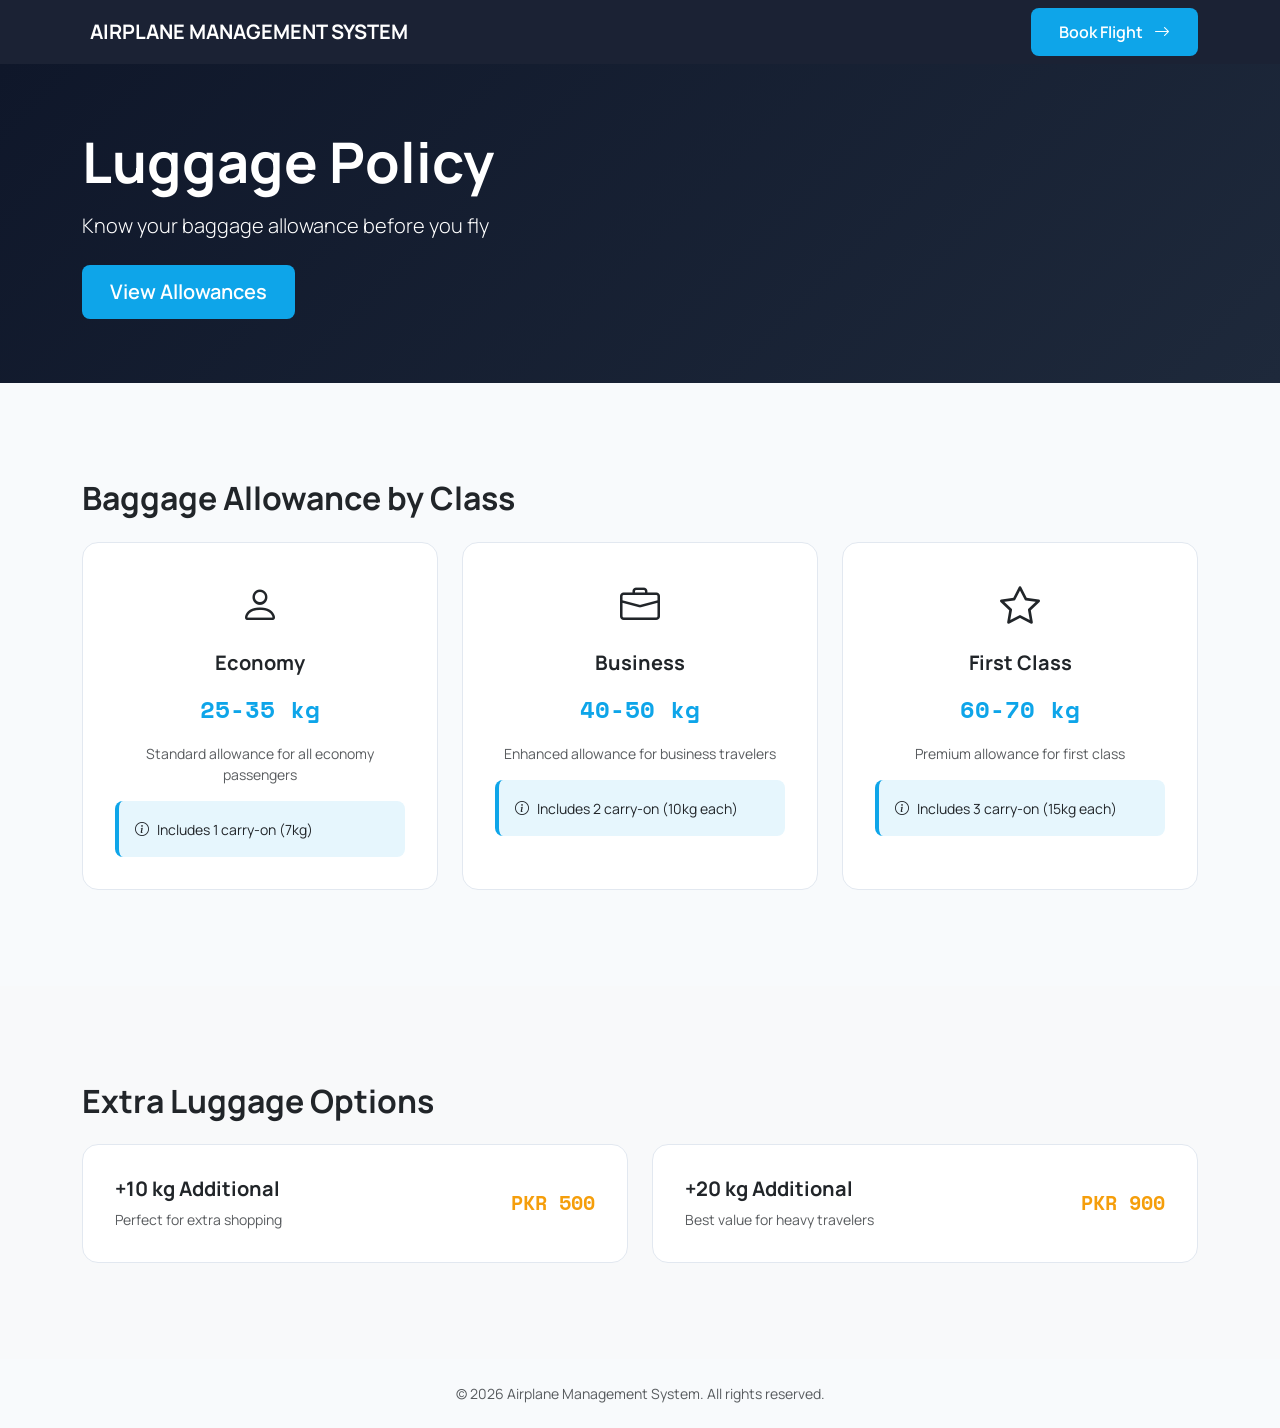
<file: skydeck/luggage-policy.html>
<!DOCTYPE html>
<html lang="en">
<head>
<meta charset="UTF-8" />
<meta name="viewport" content="width=device-width, initial-scale=1.0" />
<title>Luggage Policy — Airplane Management System</title>
<link href="https://cdn.jsdelivr.net/npm/bootstrap@5.3.2/dist/css/bootstrap.min.css" rel="stylesheet">
<link rel="stylesheet" href="https://cdn.jsdelivr.net/npm/bootstrap-icons@1.11.1/font/bootstrap-icons.css">
<link href="https://fonts.googleapis.com/css2?family=Manrope:wght@400;500;600;700;800&family=Space+Mono:wght@400;700&display=swap" rel="stylesheet" />
<style>
:root { --bg-ink: #0f172a; --bg-sky: #0ea5e9; --bg-amber: #f59e0b; --bg-ok: #22c55e; --bg-bad: #ef4444; }
body { font-family: 'Manrope', sans-serif; background: #f8fafc; }
.luggage-hero { background: linear-gradient(135deg, #0f172a 0%, #1e293b 100%); padding: 4rem 0; color: white; }
.luggage-card { background: white; border: 1px solid #e2e8f0; border-radius: 1rem; padding: 2rem; transition: all 0.3s ease; height: 100%; }
.luggage-card:hover { transform: translateY(-8px); box-shadow: 0 12px 35px rgba(0,0,0,0.15); border-color: #0ea5e9; }
.weight-badge { font-family: 'Space Mono', monospace; font-weight: 700; font-size: 1.5rem; color: #0ea5e9; }
.price-tag { font-family: 'Space Mono', monospace; font-weight: 700; font-size: 1.25rem; color: #f59e0b; }
.btn-primary-custom { background-color: #0ea5e9; color: white; border: none; padding: 0.75rem 1.75rem; border-radius: 0.5rem; font-weight: 600; }
.info-box { background: rgba(14, 165, 233, 0.1); border-left: 4px solid #0ea5e9; padding: 1rem; border-radius: 0.5rem; }
</style>
</head>
<body>
<nav class="navbar navbar-expand-lg navbar-dark sticky-top" style="background: rgba(15, 23, 42, 0.95);">
  <div class="container">
    <a class="navbar-brand fw-bold" href="index.html"><i class="bi bi-airplane-takeoff me-2"></i>AIRPLANE MANAGEMENT SYSTEM</a>
    <a href="booking.html" class="btn btn-primary-custom">Book Flight <i class="bi bi-arrow-right ms-2"></i></a>
  </div>
</nav>

<section class="luggage-hero">
  <div class="container">
    <h1 class="display-4 fw-bold mb-3">Luggage Policy</h1>
    <p class="lead mb-4">Know your baggage allowance before you fly</p>
    <a href="#allowance" class="btn btn-primary-custom btn-lg">View Allowances</a>
  </div>
</section>

<section class="py-5" id="allowance">
  <div class="container py-5">
    <h2 class="fw-bold mb-4">Baggage Allowance by Class</h2>
    <div class="row g-4">
      <div class="col-md-4">
        <div class="luggage-card">
          <div class="text-center mb-3">
            <i class="bi bi-person fs-1 text-sky"></i>
          </div>
          <h5 class="fw-bold text-center">Economy</h5>
          <div class="text-center my-3">
            <span class="weight-badge">25-35 kg</span>
          </div>
          <p class="text-muted small text-center mb-3">Standard allowance for all economy passengers</p>
          <div class="info-box">
            <small><i class="bi bi-info-circle me-2"></i>Includes 1 carry-on (7kg)</small>
          </div>
        </div>
      </div>
      <div class="col-md-4">
        <div class="luggage-card">
          <div class="text-center mb-3">
            <i class="bi bi-briefcase fs-1 text-amber"></i>
          </div>
          <h5 class="fw-bold text-center">Business</h5>
          <div class="text-center my-3">
            <span class="weight-badge">40-50 kg</span>
          </div>
          <p class="text-muted small text-center mb-3">Enhanced allowance for business travelers</p>
          <div class="info-box">
            <small><i class="bi bi-info-circle me-2"></i>Includes 2 carry-on (10kg each)</small>
          </div>
        </div>
      </div>
      <div class="col-md-4">
        <div class="luggage-card">
          <div class="text-center mb-3">
            <i class="bi bi-star fs-1 text-ok"></i>
          </div>
          <h5 class="fw-bold text-center">First Class</h5>
          <div class="text-center my-3">
            <span class="weight-badge">60-70 kg</span>
          </div>
          <p class="text-muted small text-center mb-3">Premium allowance for first class</p>
          <div class="info-box">
            <small><i class="bi bi-info-circle me-2"></i>Includes 3 carry-on (15kg each)</small>
          </div>
        </div>
      </div>
    </div>
  </div>
</section>

<section class="py-5 bg-light">
  <div class="container py-5">
    <h2 class="fw-bold mb-4">Extra Luggage Options</h2>
    <div class="row g-4">
      <div class="col-md-6">
        <div class="luggage-card">
          <div class="d-flex justify-content-between align-items-center">
            <div>
              <h5 class="fw-bold">+10 kg Additional</h5>
              <p class="text-muted small mb-0">Perfect for extra shopping</p>
            </div>
            <span class="price-tag">PKR 500</span>
          </div>
        </div>
      </div>
      <div class="col-md-6">
        <div class="luggage-card">
          <div class="d-flex justify-content-between align-items-center">
            <div>
              <h5 class="fw-bold">+20 kg Additional</h5>
              <p class="text-muted small mb-0">Best value for heavy travelers</p>
            </div>
            <span class="price-tag">PKR 900</span>
          </div>
        </div>
      </div>
    </div>
  </div>
</section>

<footer class="text-center py-4 text-muted small">
  <p class="mb-0">© 2026 Airplane Management System. All rights reserved.</p>
</footer>

<script src="https://cdn.jsdelivr.net/npm/bootstrap@5.3.2/dist/js/bootstrap.bundle.min.js"></script>
</body>
</html>
</file>
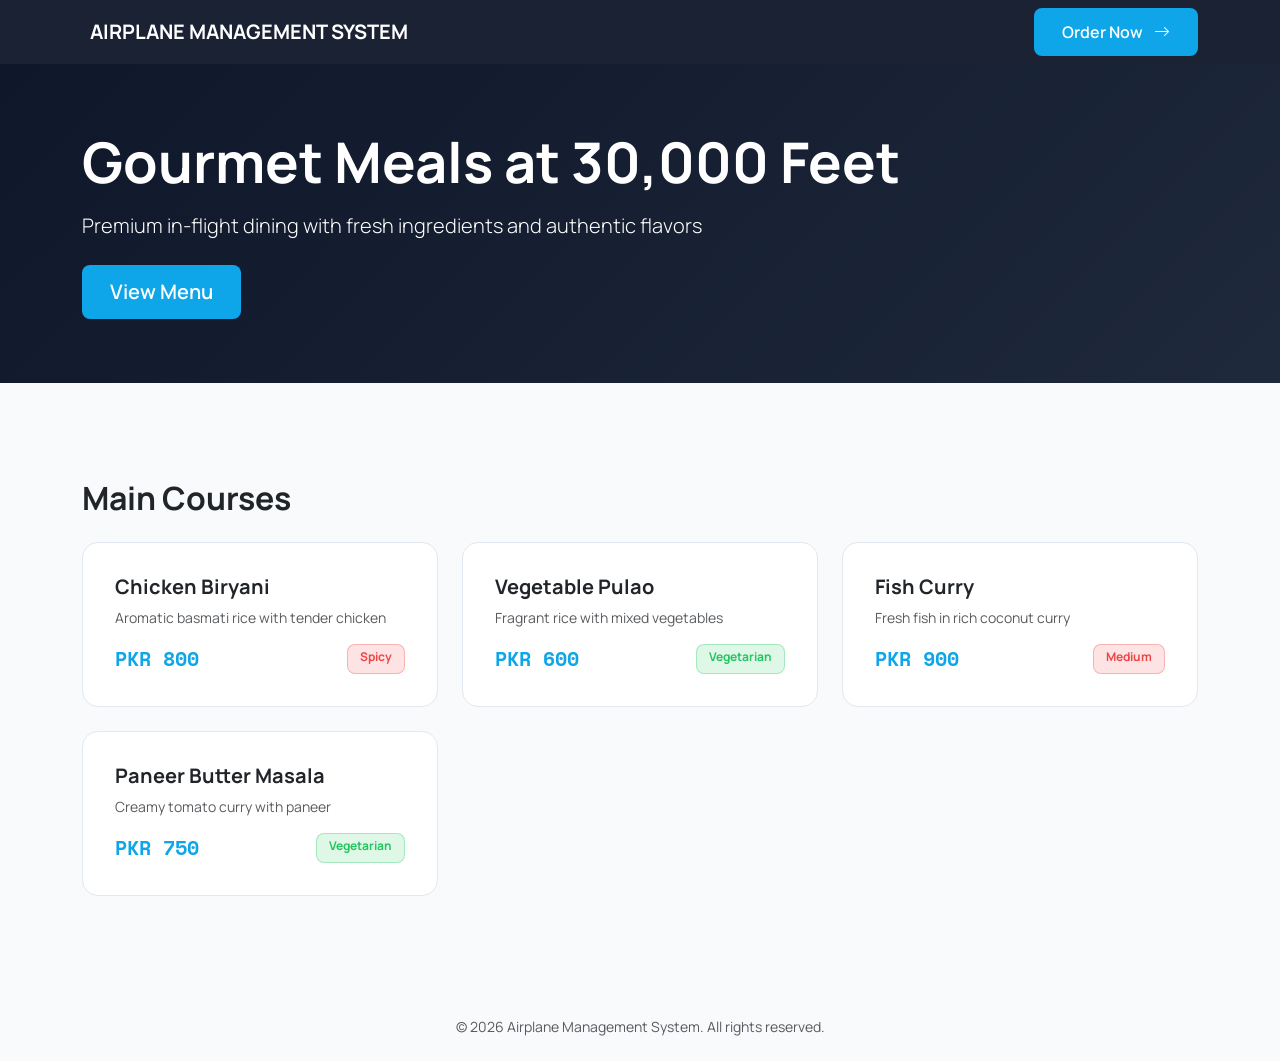
<file: skydeck/lunch-menu.html>
<!DOCTYPE html>
<html lang="en">
<head>
<meta charset="UTF-8" />
<meta name="viewport" content="width=device-width, initial-scale=1.0" />
<title>In-Flight Dining — Airplane Management System</title>
<link href="https://cdn.jsdelivr.net/npm/bootstrap@5.3.2/dist/css/bootstrap.min.css" rel="stylesheet">
<link rel="stylesheet" href="https://cdn.jsdelivr.net/npm/bootstrap-icons@1.11.1/font/bootstrap-icons.css">
<link href="https://fonts.googleapis.com/css2?family=Manrope:wght@400;500;600;700;800&family=Space+Mono:wght@400;700&display=swap" rel="stylesheet" />
<style>
:root { --bg-ink: #0f172a; --bg-sky: #0ea5e9; --bg-amber: #f59e0b; --bg-ok: #22c55e; --bg-bad: #ef4444; }
body { font-family: 'Manrope', sans-serif; background: #f8fafc; }
.menu-hero { background: linear-gradient(135deg, #0f172a 0%, #1e293b 100%); padding: 4rem 0; color: white; }
.menu-card { background: white; border: 1px solid #e2e8f0; border-radius: 1rem; padding: 2rem; transition: all 0.3s ease; height: 100%; }
.menu-card:hover { transform: translateY(-8px); box-shadow: 0 12px 35px rgba(0,0,0,0.15); border-color: #0ea5e9; }
.price-tag { font-family: 'Space Mono', monospace; font-weight: 700; font-size: 1.25rem; color: #0ea5e9; }
.badge-veg { background: rgba(34, 197, 94, 0.15); color: #22c55e; border: 1px solid rgba(34, 197, 94, 0.3); padding: 0.375rem 0.75rem; border-radius: 0.5rem; font-size: 0.75rem; font-weight: 700; }
.badge-spicy { background: rgba(239, 68, 68, 0.15); color: #ef4444; border: 1px solid rgba(239, 68, 68, 0.3); padding: 0.375rem 0.75rem; border-radius: 0.5rem; font-size: 0.75rem; font-weight: 700; }
.btn-primary-custom { background-color: #0ea5e9; color: white; border: none; padding: 0.75rem 1.75rem; border-radius: 0.5rem; font-weight: 600; }
</style>
</head>
<body>
<nav class="navbar navbar-expand-lg navbar-dark sticky-top" style="background: rgba(15, 23, 42, 0.95);">
  <div class="container">
    <a class="navbar-brand fw-bold" href="index.html"><i class="bi bi-airplane-takeoff me-2"></i>AIRPLANE MANAGEMENT SYSTEM</a>
    <a href="booking.html" class="btn btn-primary-custom">Order Now <i class="bi bi-arrow-right ms-2"></i></a>
  </div>
</nav>

<section class="menu-hero">
  <div class="container">
    <h1 class="display-4 fw-bold mb-3">Gourmet Meals at 30,000 Feet</h1>
    <p class="lead mb-4">Premium in-flight dining with fresh ingredients and authentic flavors</p>
    <a href="#menu" class="btn btn-primary-custom btn-lg">View Menu</a>
  </div>
</section>

<section class="py-5" id="menu">
  <div class="container py-5">
    <h2 class="fw-bold mb-4">Main Courses</h2>
    <div class="row g-4">
      <div class="col-md-6 col-lg-4">
        <div class="menu-card">
          <h5 class="fw-bold">Chicken Biryani</h5>
          <p class="text-muted small mb-3">Aromatic basmati rice with tender chicken</p>
          <div class="d-flex justify-content-between">
            <span class="price-tag">PKR 800</span>
            <span class="badge badge-spicy">Spicy</span>
          </div>
        </div>
      </div>
      <div class="col-md-6 col-lg-4">
        <div class="menu-card">
          <h5 class="fw-bold">Vegetable Pulao</h5>
          <p class="text-muted small mb-3">Fragrant rice with mixed vegetables</p>
          <div class="d-flex justify-content-between">
            <span class="price-tag">PKR 600</span>
            <span class="badge badge-veg">Vegetarian</span>
          </div>
        </div>
      </div>
      <div class="col-md-6 col-lg-4">
        <div class="menu-card">
          <h5 class="fw-bold">Fish Curry</h5>
          <p class="text-muted small mb-3">Fresh fish in rich coconut curry</p>
          <div class="d-flex justify-content-between">
            <span class="price-tag">PKR 900</span>
            <span class="badge badge-spicy">Medium</span>
          </div>
        </div>
      </div>
      <div class="col-md-6 col-lg-4">
        <div class="menu-card">
          <h5 class="fw-bold">Paneer Butter Masala</h5>
          <p class="text-muted small mb-3">Creamy tomato curry with paneer</p>
          <div class="d-flex justify-content-between">
            <span class="price-tag">PKR 750</span>
            <span class="badge badge-veg">Vegetarian</span>
          </div>
        </div>
      </div>
    </div>
  </div>
</section>

<footer class="text-center py-4 text-muted small">
  <p class="mb-0">© 2026 Airplane Management System. All rights reserved.</p>
</footer>

<script src="https://cdn.jsdelivr.net/npm/bootstrap@5.3.2/dist/js/bootstrap.bundle.min.js"></script>
</body>
</html>
</file>
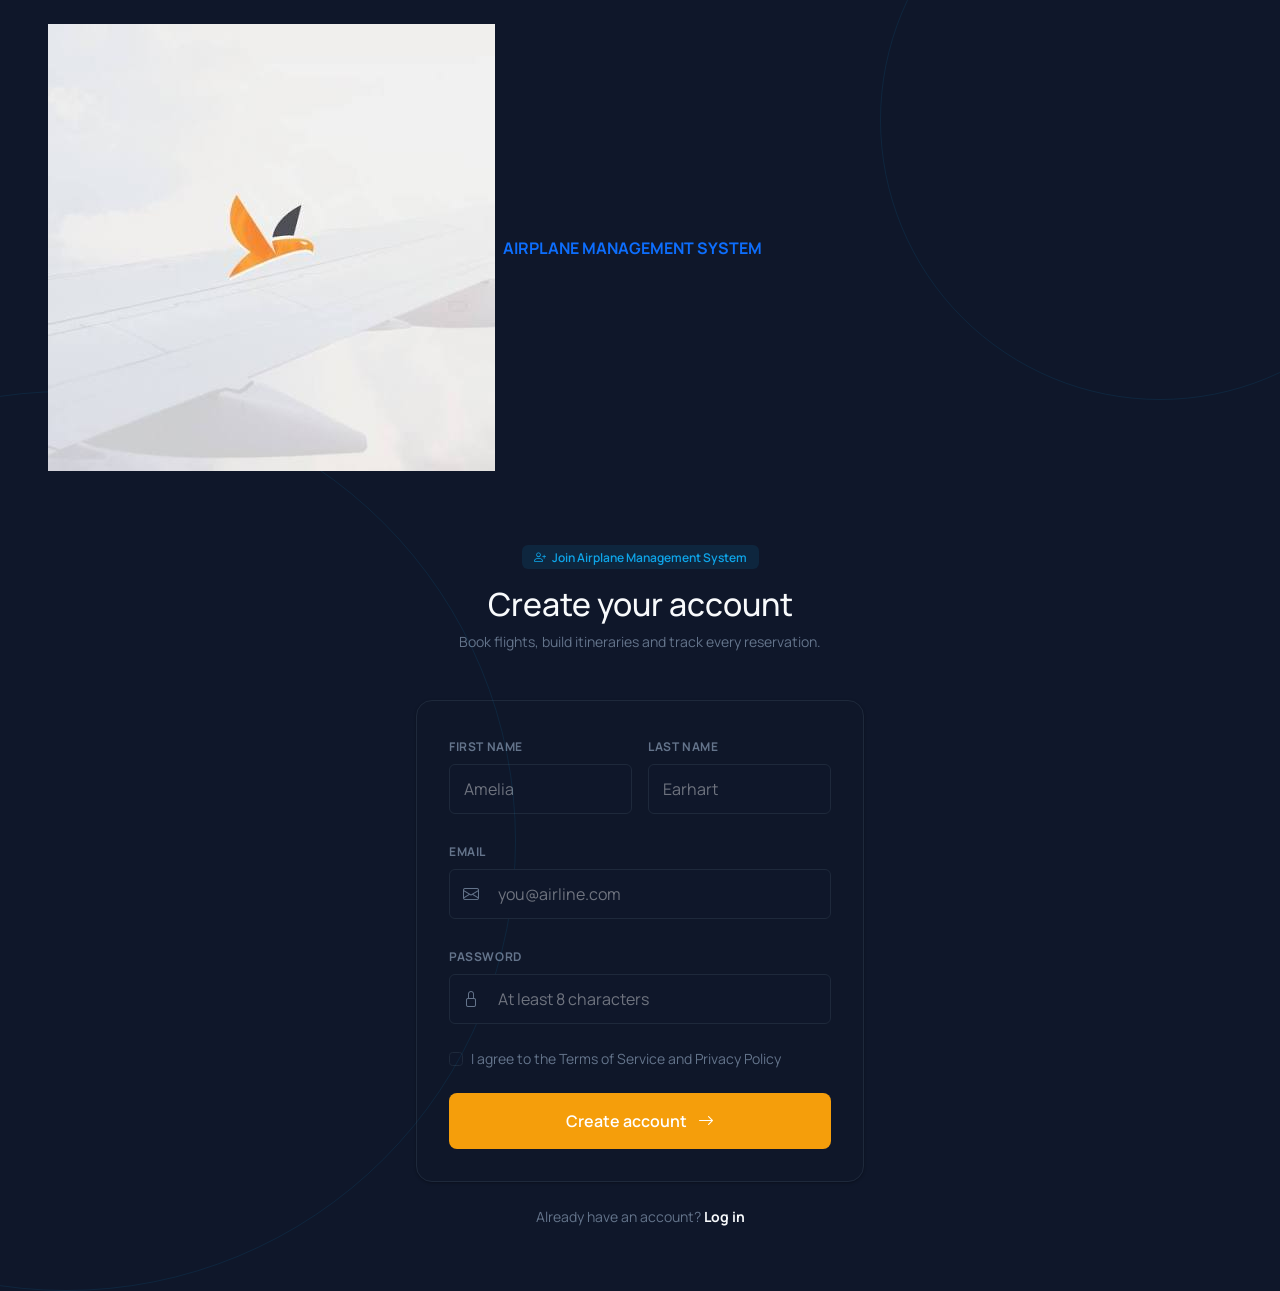
<file: skydeck/signup.html>
<!DOCTYPE html>
<html lang="en">
<head>
<meta charset="UTF-8" />
<meta name="viewport" content="width=device-width, initial-scale=1.0" />
<title>Sign up — SkyDeck</title>

<!-- Bootstrap 5 CSS -->
<link href="https://cdn.jsdelivr.net/npm/bootstrap@5.3.2/dist/css/bootstrap.min.css" rel="stylesheet">
<!-- Bootstrap Icons -->
<link rel="stylesheet" href="https://cdn.jsdelivr.net/npm/bootstrap-icons@1.11.1/font/bootstrap-icons.css">
<!-- Google Fonts -->
<link rel="preconnect" href="https://fonts.googleapis.com" />
<link href="https://fonts.googleapis.com/css2?family=Manrope:wght@400;500;600;700;800&family=Space+Mono:wght@400;700&display=swap" rel="stylesheet" />
<style>
:root {
  --bg-ink: #0f172a;
  --bg-paper: #f8fafc;
  --bg-sky: #0ea5e9;
  --bg-amber: #f59e0b;
  --bg-ok: #22c55e;
  --bg-bad: #ef4444;
  --text-slate-deep: #1e293b;
  --text-slate-soft: #64748b;
  --text-paper: #f8fafc;
  --border-ink-line: #1e293b;
  --border-paper-line: #e2e8f0;
}

body {
  font-family: 'Manrope', sans-serif;
  background-color: var(--bg-ink);
  color: var(--text-paper);
}

.bg-ink { background-color: var(--bg-ink); }
.bg-paper { background-color: var(--bg-paper); }
.bg-sky { background-color: var(--bg-sky); }
.bg-amber { background-color: var(--bg-amber); }
.bg-ok { background-color: var(--bg-ok); }
.bg-bad { background-color: var(--bg-bad); }

.text-slate-deep { color: var(--text-slate-deep); }
.text-slate-soft { color: var(--text-slate-soft); }
.text-paper { color: var(--text-paper); }
.text-sky { color: var(--bg-sky); }
.text-amber { color: var(--bg-amber); }
.text-paper { color: var(--text-paper); }

.border-ink-line { border-color: var(--border-ink-line); }
.border-paper-line { border-color: var(--border-paper-line); }

.radar {
  position: absolute;
  border-radius: 50%;
  border: 1px solid rgba(14, 165, 233, 0.1);
  animation: radar-pulse 4s ease-in-out infinite;
}

@keyframes radar-pulse {
  0%, 100% { opacity: 0.3; }
  50% { opacity: 0.6; }
}

.login-card {
  background-color: rgba(15, 23, 42, 0.8);
  border: 1px solid var(--border-ink-line);
  border-radius: 1rem;
  padding: 2rem;
  box-shadow: 0 1px 3px rgba(0,0,0,0.3);
}

.form-control {
  background-color: var(--bg-ink);
  border: 1px solid var(--border-ink-line);
  color: var(--text-paper);
  padding: 0.75rem 0.875rem;
}

.form-control:focus {
  background-color: var(--bg-ink);
  border-color: var(--bg-sky);
  color: var(--text-paper);
  box-shadow: 0 0 0 0.2rem rgba(14, 165, 233, 0.25);
}

.form-control::placeholder {
  color: rgba(255, 255, 255, 0.4);
}

.form-label {
  color: var(--text-slate-soft);
  font-size: 0.75rem;
  font-weight: 700;
  text-transform: uppercase;
  letter-spacing: 0.05em;
}

.btn-primary-custom {
  background-color: var(--bg-sky);
  color: white;
  border: none;
  padding: 0.75rem 1.5rem;
  border-radius: 0.5rem;
  font-weight: 600;
  transition: all 0.3s ease;
}

.btn-primary-custom:hover {
  background-color: #0284c7;
  color: white;
  transform: translateY(-2px);
  box-shadow: 0 4px 12px rgba(14, 165, 233, 0.4);
}

.btn-amber-custom {
  background-color: var(--bg-amber);
  color: white;
  border: none;
  padding: 0.75rem 1.5rem;
  border-radius: 0.5rem;
  font-weight: 600;
  transition: all 0.3s ease;
}

.btn-amber-custom:hover {
  background-color: #d97706;
  color: white;
  transform: translateY(-2px);
  box-shadow: 0 4px 12px rgba(245, 158, 11, 0.4);
}

.form-check-input {
  background-color: var(--bg-ink);
  border-color: var(--border-ink-line);
}

.form-check-input:checked {
  background-color: var(--bg-sky);
  border-color: var(--bg-sky);
}

.badge-custom {
  padding: 0.375rem 0.75rem;
  border-radius: 0.375rem;
  font-size: 0.75rem;
  font-weight: 600;
}

.badge-neutral { background-color: rgba(14, 165, 233, 0.1); color: var(--bg-sky); }
</style>
</head>
<body class="bg-ink text-paper antialiased">

<div class="position-relative min-vh-100 d-flex flex-column overflow-hidden">
  <div class="radar" style="width: 560px; height: 560px; right: -160px; top: -160px;" aria-hidden="true"></div>
  <div class="radar" style="width: 900px; height: 900px; left: -384px; bottom: 0;" aria-hidden="true"></div>

  <header class="position-relative px-4 px-sm-5 py-4">
    <a href="index.html" class="d-inline-flex align-items-center gap-2 font-mono fw-bold text-lg text-decoration-none">
      <span class="brand-mark">
        <img src="images/logo.jpg" alt="Logo" class="img-fluid">
      </span>
      AIRPLANE MANAGEMENT SYSTEM
    </a>
  </header>

  <main class="relative flex-1 d-flex align-items-center justify-content-center px-4 py-5">
    <div class="w-100" style="max-width: 448px;">

      <div class="mb-5 text-center">
        <span class="badge badge-custom badge-neutral">
          <i class="bi bi-person-plus me-1"></i>
          Join Airplane Management System
        </span>
        <h1 class="mt-3 h2 fw-extrabold">Create your account</h1>
        <p class="mt-2 small text-slate-soft">Book flights, build itineraries and track every reservation.</p>
      </div>

      <div class="login-card">
        <form class="d-flex flex-column gap-4">

          <div class="row g-3">
            <div class="col-6">
              <label for="fname" class="form-label mb-2">First name</label>
              <input id="fname" type="text" placeholder="Amelia" required class="form-control" />
            </div>
            <div class="col-6">
              <label for="lname" class="form-label mb-2">Last name</label>
              <input id="lname" type="text" placeholder="Earhart" required class="form-control" />
            </div>
          </div>

          <div>
            <label for="email" class="form-label mb-2">Email</label>
            <div class="position-relative">
              <i class="bi bi-envelope position-absolute top-50 translate-middle-y text-slate-soft" style="left: 14px;"></i>
              <input id="email" type="email" placeholder="you@airline.com" required
                class="form-control ps-5" style="padding-left: 2.5rem;" />
            </div>
          </div>

          <div>
            <label for="password" class="form-label mb-2">Password</label>
            <div class="position-relative">
              <i class="bi bi-lock position-absolute top-50 translate-middle-y text-slate-soft" style="left: 14px;"></i>
              <input id="password" type="password" placeholder="At least 8 characters" required
                class="form-control ps-5" style="padding-left: 2.5rem;" />
            </div>
          </div>

          <label class="d-flex align-items-start gap-2 small text-slate-soft">
            <input type="checkbox" required class="form-check-input mt-1" />
            I agree to the Terms of Service and Privacy Policy
          </label>

          <a href="dashboard.html" class="btn btn-amber-custom w-100 py-3">
            Create account <i class="bi bi-arrow-right ms-2"></i>
          </a>
        </form>
      </div>

      <p class="mt-4 text-center small text-slate-soft">
        Already have an account?
        <a href="login.html" class="fw-bold text-paper text-decoration-none">Log in</a>
      </p>
    </div>
  </main>
</div>

</body>
</html>
</file>
<file: skydeck/assets/style.css>
:root {
  --bg-ink: #0f172a;
  --bg-paper: #f8fafc;
  --bg-sky: #6898af;
  --bg-amber: #f59e0b;
  --bg-ok: #22c55e;
  --bg-bad: #ef4444;
  --text-slate-deep: #1e293b;
  --text-slate-soft: #64748b;
  --text-paper: #f8fafc;
  --border-ink-line: #1e293b;
  --border-paper-line: #e2e8f0;
}

body {
  font-family: 'Manrope', sans-serif;
  background-color: var(--bg-paper);
  color: var(--text-slate-deep);
}

.bg-ink { background-color: var(--bg-ink); }
.bg-paper { background-color: var(--bg-paper); }
.bg-sky { background-color: var(--bg-sky); }
.bg-amber { background-color: var(--bg-amber); }
.bg-ok { background-color: var(--bg-ok); }
.bg-bad { background-color: var(--bg-bad); }

.text-slate-deep { color: var(--text-slate-deep); }
.text-slate-soft { color: var(--text-slate-soft); }
.text-paper { color: var(--text-paper); }
.text-sky { color: var(--bg-sky); }
.text-amber { color: var(--bg-amber); }
.text-ok { color: var(--bg-ok); }
.text-bad { color: var(--bg-bad); }
.brand-mark {
    width: 40px;    
    height: 40px;
    background-color: #0ea5e9; 
    border-radius: 50%; 
    display: flex;
    align-items: center;
    justify-content: center;
    margin-right: 10px;
    overflow: hidden;
}
.brand-mark img {
    width: 100%;
    height: 100%;
    object-fit: contain;
}
@media (min-width: 768px) {
    .brand-mark { width: 40px; height: 40px; }
}
.navbar-custom {
  background-color: rgba(15, 23, 42, 0.98);
  backdrop-filter: blur(12px);
  -webkit-backdrop-filter: blur(12px);
  padding: 0.85rem 0;
  box-shadow: 0 4px 24px rgba(0, 0, 0, 0.18);
}
.navbar-brand {
  align-items: center;
  display: inline-flex;
  gap: 0.75rem;
}
.navbar-toggler-icon {
  background-image: url("data:image/svg+xml,%3csvg xmlns='http://www.w3.org/2000/svg' viewBox='0 0 30 30'%3e%3cpath stroke='rgba(255, 255, 255, 1)' stroke-linecap='round' stroke-miterlimit='10' stroke-width='2' d='M4 7h22M4 15h22M4 23h22'/%3e%3c/svg%3e");
}
.navbar-brand .brand-mark {
  background-color: rgba(255, 255, 255, 0.14);
  color: white;
}
.navbar-brand:hover .brand-mark {
  background-color: rgba(255, 255, 255, 0.25);
}
.border-ink-line { border-color: var(--border-ink-line); }
.border-paper-line { border-color: var(--border-paper-line); }

.btn-amber {
  background-color: var(--bg-amber);
  color: rgb(22, 24, 22);
  border: none;
  padding: 0.75rem 1.75rem;
  font-weight: 600;
  border-radius: 0.5rem;
  transition: all 0.3s ease;
}

.btn-amber:hover {
  background-color: #d97706;
  transform: translateY(-2px);
  box-shadow: 0 4px 12px rgba(245, 158, 11, 0.4);
  color: white;
}

.btn-ghost-dark {
  background-color: transparent;
  color: #ffffff;
  border: 1.5px solid rgba(255, 255, 255, 0.45);
  padding: 0.65rem 1.5rem;
  font-weight: 600;
  border-radius: 0.5rem;
  transition: all 0.25s ease;
  text-decoration: none;
  display: inline-flex;
  align-items: center;
  justify-content: center;
  gap: 0.35rem;
}

.hero-badge {
  display: inline-flex;
  align-items: center;
  gap: 0.75rem;
  padding: 0.85rem 1.25rem;
  border-radius: 999px;
  background: rgba(14, 165, 233, 0.95);
  color: white;
  font-weight: 700;
  letter-spacing: 0.04em;
  box-shadow: 0 18px 45px rgba(15, 23, 42, 0.25);
}

.hero-badge i {
  font-size: 1.05rem;
}

.btn-ghost-dark:hover {
  background-color: rgba(255, 255, 255, 0.14);
  border-color: rgba(255, 255, 255, 0.75);
  color: #ffffff;
  transform: translateY(-1px);
  box-shadow: 0 4px 14px rgba(0, 0, 0, 0.25);
}

.surface {
  background-color: white;
  border: 1px solid var(--border-paper-line);
  border-radius: 1rem;
  box-shadow: 0 1px 3px rgba(0,0,0,0.1);
}

.surface:hover {
  transform: translateY(-4px);
  box-shadow: 0 8px 25px rgba(0,0,0,0.15);
  transition: all 0.3s ease;
}

.feature-card {
  padding: 2rem;
  border-radius: 1rem;
  background: white;
  border: 1px solid var(--border-paper-line);
  transition: all 0.3s ease;
  height: 100%;
}

.feature-card:hover {
  transform: translateY(-8px);
  box-shadow: 0 12px 35px rgba(0,0,0,0.15);
  border-color: var(--bg-sky);
}

.feature-card .icon-box {
  width: 3rem;
  height: 3rem;
  border-radius: 0.75rem;
  display: flex;
  align-items: center;
  justify-content: center;
  margin-bottom: 1.25rem;
}

.gallery-card {
  border-radius: 1rem;
  overflow: hidden;
  transition: all 0.3s ease;
  cursor: pointer;
}

.gallery-card:hover {
  transform: scale(1.05);
  box-shadow: 0 15px 40px rgba(0,0,0,0.2);
}

.gallery-card img {
  width: 100%;
  height: 200px;
  object-fit: cover;
  transition: all 0.3s ease;
}

.gallery-card:hover img {
  transform: scale(1.1);
}

.radar {
  position: absolute;
  border-radius: 50%;
  border: 1px solid rgba(14, 165, 233, 0.1);
  animation: radar-pulse 4s ease-in-out infinite;
}

@keyframes radar-pulse {
  0%, 100% { opacity: 0.3; }
  50% { opacity: 0.6; }
}

.nav-link-custom {
  color: rgba(248, 250, 252, 0.88) !important;
  font-weight: 600;
  font-size: 0.9rem;
  padding: 0.45rem 0.75rem !important;
  border-radius: 0.4rem;
  transition: color 0.2s ease, background-color 0.2s ease;
}

.nav-link-custom:hover,
.nav-link-custom:focus {
  color: #ffffff !important;
  background-color: rgba(255, 255, 255, 0.08);
}

.navbar-nav .btn-amber,
.navbar-nav .btn-ghost-dark {
  font-size: 0.875rem;
  white-space: nowrap;
}

.navbar-nav .btn-amber {
  box-shadow: 0 2px 10px rgba(245, 158, 11, 0.35);
}

.hero-section {
  background: radial-gradient(circle at 16% 16%, rgba(14, 165, 233, 0.18), transparent 18%),
              radial-gradient(circle at 84% 12%, rgba(56, 189, 248, 0.12), transparent 14%),
              linear-gradient(180deg, #020617 0%, #0f172a 100%);
  min-height: 100vh;
  position: relative;
  overflow: hidden;
}

.btn-social {
  width: 2.25rem;
  height: 2.25rem;
  border-radius: 0.5rem;
  border: 1px solid var(--border-ink-line);
  display: flex;
  align-items: center;
  justify-content: center;
  color: var(--text-slate-soft);
  transition: all 0.3s ease;
  text-decoration: none;
}

.btn-social:hover {
  color: var(--text-paper);
  border-color: var(--text-slate-soft);
  text-decoration: none;
}

.footer-link {
  color: var(--text-slate-soft);
  text-decoration: none;
  transition: color 0.3s ease;
}

.footer-link:hover {
  color: var(--text-paper);
  text-decoration: none;
}
html {
  scroll-behavior: smooth;
}

*:focus-visible {
  outline: 2px solid #2F6FED;
  outline-offset: 2px;
}

::selection {
  background: #2F6FED;
  color: white;
}

@media (prefers-reduced-motion: reduce) {
  *, *::before, *::after {
    animation-duration: 0.001ms !important;
    animation-iteration-count: 1 !important;
    transition-duration: 0.001ms !important;
    scroll-behavior: auto !important;
  }
}

/* thin custom scrollbar for board/table containers */
.thin-scroll::-webkit-scrollbar { height: 8px; width: 8px; }
.thin-scroll::-webkit-scrollbar-track { background: transparent; }
.thin-scroll::-webkit-scrollbar-thumb { background: #E4E1D6; border-radius: 8px; }


.flap-board {
  font-family: 'Space Mono', ui-monospace, monospace;
}

.flap-row {
  display: inline-flex;
  gap: 3px;
}

.flap-char {
  position: relative;
  display: inline-flex;
  align-items: center;
  justify-content: center;
  background: #131B2E;
  color: #F7F5F0;
  border-radius: 3px;
  box-shadow: inset 0 1px 0 rgba(255,255,255,0.08), inset 0 -1px 0 rgba(0,0,0,0.4), 0 1px 0 rgba(0,0,0,0.5);
  overflow: hidden;
  will-change: transform;
}


.flap-char::after {
  content: '';
  position: absolute;
  left: 0; right: 0; top: 50%;
  height: 1px;
  background: rgba(0,0,0,0.55);
  transform: translateY(-0.5px);
}

.flap-char.is-flipping {
  animation: flap-flip 0.11s linear;
}

@keyframes flap-flip {
  0%   { transform: rotateX(0deg); }
  50%  { transform: rotateX(-90deg); }
  51%  { transform: rotateX(90deg); }
  100% { transform: rotateX(0deg); }
}


.flap-char--lg {
  width: 40px;
  height: 56px;
  font-size: 30px;
  font-weight: 700;
}
@media (min-width: 640px) {
  .flap-char--lg { width: 54px; height: 74px; font-size: 42px; }
}


.flap-char--sm {
  width: 16px;
  height: 22px;
  font-size: 13px;
  font-weight: 700;
}

.app-shell {
  min-height: 100vh;
  display: grid;
  grid-template-columns: 260px 1fr;
}

@media (max-width: 1023px) {
  .app-shell { grid-template-columns: 1fr; }
}

.sidebar {
  background: #0B1120;
  color: #F7F5F0;
  position: sticky;
  top: 0;
  height: 100vh;
  display: flex;
  flex-direction: column;
}

@media (max-width: 1023px) {
  .sidebar {
    position: fixed;
    inset: 0 25% 0 0;
    z-index: 50;
    height: 100dvh;
    transform: translateX(-100%);
    transition: transform 0.25s ease;
    box-shadow: 20px 0 60px rgba(0,0,0,0.35);
  }
  .sidebar.is-open { transform: translateX(0); }
}

.sidebar-scrim {
  display: none;
}
@media (max-width: 1023px) {
  .sidebar-scrim.is-open {
    display: block;
    position: fixed;
    inset: 0;
    background: rgba(11,17,32,0.55);
    z-index: 40;
  }
}

.nav-link {
  display: flex;
  align-items: center;
  gap: 0.75rem;
  padding: 0.6rem 0.9rem;
  border-radius: 0.55rem;
  color: #93A1BE;
  font-size: 0.875rem;
  font-weight: 600;
  letter-spacing: 0.01em;
  transition: background-color 0.15s ease, color 0.15s ease;
}

.nav-link:hover {
  background: #131B2E;
  color: #F7F5F0;
}

.nav-link.is-active {
  background: #131B2E;
  color: #F7F5F0;
  box-shadow: inset 3px 0 0 #F5A623;
}

.nav-link svg {
  width: 18px;
  height: 18px;
  flex-shrink: 0;
}

.badge {
  display: inline-flex;
  align-items: center;
  gap: 0.35rem;
  padding: 0.2rem 0.6rem;
  border-radius: 999px;
  font-size: 0.72rem;
  font-weight: 700;
  letter-spacing: 0.03em;
  text-transform: uppercase;
}

.badge::before {
  content: '';
  width: 6px;
  height: 6px;
  border-radius: 999px;
  background: currentColor;
}

.badge-ok      { background: #ECFDF3; color: #16A34A; }
.badge-warn    { background: #FEF6E7; color: #B87308; }
.badge-bad     { background: #FDECEC; color: #DC2626; }
.badge-neutral { background: #EEF2FF; color: #2F6FED; }



.data-table {
  width: 100%;
  border-collapse: collapse;
  font-size: 0.875rem;
}

.data-table th {
  text-align: left;
  font-size: 0.7rem;
  text-transform: uppercase;
  letter-spacing: 0.06em;
  color: #64748B;
  font-weight: 700;
  padding: 0.65rem 0.9rem;
  border-bottom: 1px solid #E4E1D6;
  white-space: nowrap;
}

.data-table td {
  padding: 0.75rem 0.9rem;
  border-bottom: 1px solid #EFEDE5;
  vertical-align: middle;
  white-space: nowrap;
}

.data-table tbody tr:hover {
  background: #FBFAF7;
}



.btn {
  display: inline-flex;
  align-items: center;
  justify-content: center;
  gap: 0.5rem;
  font-weight: 700;
  font-size: 0.875rem;
  padding: 0.6rem 1.1rem;
  border-radius: 0.6rem;
  transition: transform 0.12s ease, background-color 0.15s ease, box-shadow 0.15s ease;
}
.btn:active { transform: translateY(1px); }

.btn-primary {
  background: #2F6FED;
  color: white;
}
.btn-primary:hover { background: #1D4ED8; }


.btn-ghost {
  background: transparent;
  color: #1E293B;
  border: 1px solid #E4E1D6;
}
.btn-ghost:hover { background: #F0EEE6; }


.runway-line {
  background-image: repeating-linear-gradient(to right, rgba(247,245,240,0.5) 0 22px, transparent 22px 40px);
  height: 2px;
}

.font-mono {
  font-family: 'Space Mono', ui-monospace, monospace;
}

.brand-mark--sm {
  width: 32px;
  height: 32px;
}

.avatar-sm {
  width: 36px;
  height: 36px;
}

.search-box {
  width: 100%;
  max-width: 288px;
}

.search-box--md {
  max-width: 256px;
}

.sidebar-app {
  background-color: var(--bg-ink);
  min-height: 100vh;
  position: fixed;
  left: 0;
  top: 0;
  width: 280px;
  padding: 1.5rem;
  overflow-y: auto;
  z-index: 1000;
  transition: transform 0.3s ease;
  border-right: 1px solid rgba(255, 255, 255, 0.06);
}

.sidebar-app .nav-link {
  color: #e2e8f0;
  padding: 0.75rem 1rem;
  border-radius: 0.5rem;
  margin-bottom: 0.25rem;
  display: flex;
  align-items: center;
  gap: 0.75rem;
  transition: background-color 0.2s ease, color 0.2s ease;
  text-decoration: none;
}

.sidebar-app .nav-link:hover,
.sidebar-app .nav-link.active {
  background-color: rgba(14, 165, 233, 0.15);
  color: #38bdf8;
}

.sidebar-app .nav-link i {
  font-size: 1.1rem;
}

.sidebar-app .nav-section-title {
  color: #94a3b8;
  font-size: 0.75rem;
  font-weight: 700;
  text-transform: uppercase;
  letter-spacing: 0.15em;
  padding: 0.75rem 1rem;
  margin-top: 1.25rem;
}

.sidebar-app .user-profile {
  border-top: 1px solid rgba(255, 255, 255, 0.1);
  padding-top: 1rem;
  margin-top: 1rem;
}

.sidebar-app .user-profile .profile-item {
  padding: 0.5rem 0.75rem;
  border-radius: 0.5rem;
  display: flex;
  align-items: center;
  gap: 0.75rem;
  transition: background-color 0.2s ease;
}

.sidebar-app .user-profile .profile-item p {
  color: #e2e8f0;
}

.sidebar-app .user-profile .profile-item:hover {
  background-color: rgba(255, 255, 255, 0.06);
}

.sidebar-app .logout-btn {
  color: var(--text-slate-soft);
  transition: color 0.2s ease;
}

.sidebar-app .logout-btn:hover {
  color: var(--bg-bad);
}

.main-content {
  margin-left: 280px;
  min-height: 100vh;
}

.topbar {
  background-color: #ffffff;
  border-bottom: 1px solid var(--border-paper-line);
  box-shadow: 0 1px 8px rgba(15, 23, 42, 0.06);
  position: sticky;
  top: 0;
  z-index: 100;
}

.topbar-title {
  color: var(--text-slate-deep);
  font-weight: 800;
}

.topbar-subtitle {
  color: var(--text-slate-soft);
}


.ticket-card {
  background: #ffffff;
  border: 1px solid var(--border-paper-line);
  border-radius: 1rem;
  transition: transform 0.25s ease, box-shadow 0.25s ease, border-color 0.25s ease;
  overflow: hidden;
  box-shadow: 0 1px 4px rgba(15, 23, 42, 0.06);
  height: 100%;
}

.ticket-card:hover {
  transform: translateY(-4px);
  box-shadow: 0 10px 28px rgba(15, 23, 42, 0.12);
  border-color: rgba(14, 165, 233, 0.45);
}

.ticket-card .card-body {
  padding: 1.35rem 1.5rem 1.5rem;
}


.filter-btn {
  background-color: #ffffff;
  color: #475569;
  border: 1.5px solid #cbd5e1;
  padding: 0.6rem 1.15rem;
  border-radius: 0.625rem;
  font-weight: 700;
  font-size: 0.875rem;
  transition: background-color 0.2s ease, color 0.2s ease, border-color 0.2s ease, box-shadow 0.2s ease;
  cursor: pointer;
}

.filter-btn:hover {
  background-color: #f1f5f9;
  color: #1e293b;
  border-color: #94a3b8;
}

.filter-btn.active {
  background-color: #0284c7;
  color: #ffffff;
  border-color: #0284c7;
  box-shadow: 0 3px 12px rgba(2, 132, 199, 0.35);
}

/* Custom badges */
.badge-custom {
  padding: 0.4rem 0.75rem;
  border-radius: 0.5rem;
  font-size: 0.75rem;
  font-weight: 700;
  text-transform: uppercase;
  letter-spacing: 0.04em;
}

.badge-custom.badge-ok {
  background-color: rgba(34, 197, 94, 0.14);
  color: #15803d;
  border: 1px solid rgba(34, 197, 94, 0.35);
}

.badge-custom.badge-warn {
  background-color: rgba(245, 158, 11, 0.14);
  color: #b45309;
  border: 1px solid rgba(245, 158, 11, 0.35);
}

.badge-custom.badge-bad {
  background-color: rgba(239, 68, 68, 0.14);
  color: #b91c1c;
  border: 1px solid rgba(239, 68, 68, 0.35);
}

.badge-custom.badge-neutral {
  background-color: rgba(14, 165, 233, 0.12);
  color: #0369a1;
  border: 1px solid rgba(14, 165, 233, 0.3);
}

/* App buttons — override Bootstrap .btn conflicts */
.btn.btn-primary-custom {
  background-color: #0284c7;
  color: #ffffff;
  border: none;
  padding: 0.7rem 1.25rem;
  border-radius: 0.625rem;
  font-weight: 700;
  font-size: 0.9rem;
  transition: background-color 0.2s ease, transform 0.15s ease, box-shadow 0.2s ease;
}

.btn.btn-primary-custom:hover,
.btn.btn-primary-custom:focus {
  background-color: #0369a1;
  color: #ffffff;
  transform: translateY(-1px);
  box-shadow: 0 4px 14px rgba(2, 132, 199, 0.35);
}

.btn.btn-ghost-custom {
  background-color: #ffffff;
  color: #334155;
  border: 1.5px solid #cbd5e1;
  padding: 0.7rem 1.25rem;
  border-radius: 0.625rem;
  font-weight: 700;
  font-size: 0.9rem;
  transition: background-color 0.2s ease, border-color 0.2s ease, color 0.2s ease, transform 0.15s ease;
}

.btn.btn-ghost-custom:hover,
.btn.btn-ghost-custom:focus {
  background-color: #f8fafc;
  border-color: #94a3b8;
  color: #0f172a;
  transform: translateY(-1px);
}

.btn.btn-ghost-custom:disabled,
.btn.btn-primary-custom:disabled {
  opacity: 0.55;
  cursor: not-allowed;
  transform: none;
  box-shadow: none;
}

/* Ticket check-in / check-out — extra padding & clarity */
.btn-ticket-action {
  width: 100%;
  padding: 0.9rem 1.5rem;
  margin-top: 0.25rem;
  letter-spacing: 0.02em;
}

.btn-checkin {
  background-color: #0284c7;
  color: #ffffff;
  border: none;
}

.btn-checkin:hover,
.btn-checkin:focus {
  background-color: #0369a1;
  color: #ffffff;
}

.btn-checkout {
  background-color: #ffffff;
  color: #475569;
  border: 1.5px solid #cbd5e1;
}

.btn-checkout:hover,
.btn-checkout:focus {
  background-color: #fef2f2;
  border-color: #f87171;
  color: #b91c1c;
}

/* Drawer */
.drawer {
  position: fixed;
  top: 0;
  right: 0;
  height: 100%;
  width: 100%;
  max-width: 420px;
  background: #ffffff;
  z-index: 1050;
  transform: translateX(100%);
  transition: transform 0.3s ease;
  box-shadow: -4px 0 24px rgba(15, 23, 42, 0.15);
}

.drawer.show {
  transform: translateX(0);
}

.drawer-scrim {
  position: fixed;
  inset: 0;
  background: rgba(15, 23, 42, 0.55);
  z-index: 1040;
  display: none;
}

.drawer-scrim.show {
  display: block;
}

/* Navbar CTA — ensure visible over Bootstrap */
.navbar .btn.btn-amber {
  background-color: #f59e0b;
  color: #0f172a;
  border: none;
  padding: 0.65rem 1.35rem;
  font-weight: 700;
}

.navbar .btn.btn-amber:hover {
  background-color: #d97706;
  color: #ffffff;
  transform: translateY(-1px);
  box-shadow: 0 4px 14px rgba(245, 158, 11, 0.45);
}

.navbar .btn.btn-ghost-dark {
  padding: 0.65rem 1.35rem;
}

@media (max-width: 991px) {
  .sidebar-app {
    position: relative;
    width: 100%;
    transform: none;
    min-height: auto;
    height: auto;
  }

  .main-content {
    margin-left: 0;
  }

  #sidebarToggle,
  #sidebarClose {
    display: none !important;
  }
}

/* ===== NEW FEATURES CSS ===== */

/* Lunch Section Styling */
.meal-section {
  background: linear-gradient(135deg, rgba(251, 191, 36, 0.08), rgba(245, 158, 11, 0.06));
  border-left: 4px solid #f59e0b;
  border-radius: 0.5rem;
  padding: 1rem;
  margin-bottom: 1rem;
  transition: all 0.3s ease;
}

.meal-section:hover {
  background: linear-gradient(135deg, rgba(251, 191, 36, 0.12), rgba(245, 158, 11, 0.1));
  box-shadow: 0 2px 8px rgba(245, 158, 11, 0.15);
}

.meal-section p {
  margin-bottom: 0.75rem;
}

.meal-section .form-check {
  margin-bottom: 0.75rem;
  transition: all 0.2s ease;
}

.meal-section .form-check:hover {
  transform: translateX(4px);
}

.meal-section .form-check-label {
  cursor: pointer;
  user-select: none;
  font-weight: 500;
  transition: color 0.2s ease;
}

.meal-section .form-check-input {
  cursor: pointer;
  transition: all 0.2s ease;
}

/* Luggage Weight Display */
.luggage-badge {
  display: inline-flex;
  align-items: center;
  gap: 0.5rem;
  padding: 0.4rem 0.75rem;
  background: linear-gradient(135deg, rgba(14, 165, 233, 0.1), rgba(59, 130, 246, 0.08));
  border: 1px solid rgba(14, 165, 233, 0.25);
  border-radius: 0.5rem;
  font-size: 0.75rem;
  font-weight: 600;
  color: #0284c7;
  transition: all 0.2s ease;
}

.luggage-badge:hover {
  background: linear-gradient(135deg, rgba(14, 165, 233, 0.15), rgba(59, 130, 246, 0.12));
  border-color: rgba(14, 165, 233, 0.4);
  box-shadow: 0 2px 8px rgba(14, 165, 233, 0.15);
}

.luggage-badge i {
  font-size: 0.9rem;
}

/* Booking Container */
.booking-container {
  background: #ffffff;
  border-radius: 1rem;
  box-shadow: 0 20px 60px rgba(15, 23, 42, 0.15);
  padding: 2rem;
  transition: all 0.3s ease;
}

.booking-container:hover {
  box-shadow: 0 25px 70px rgba(15, 23, 42, 0.2);
}

/* Flight Card */
.flight-card {
  background: #ffffff;
  border: 1.5px solid #e2e8f0;
  border-radius: 0.75rem;
  padding: 1.5rem;
  margin-bottom: 1rem;
  transition: all 0.3s ease;
  cursor: pointer;
  position: relative;
  overflow: hidden;
}

.flight-card::before {
  content: '';
  position: absolute;
  top: 0;
  left: 0;
  right: 0;
  height: 2px;
  background: linear-gradient(90deg, transparent, #0ea5e9, transparent);
  transform: scaleX(0);
  transition: transform 0.3s ease;
}

.flight-card:hover {
  border-color: #0ea5e9;
  box-shadow: 0 4px 20px rgba(14, 165, 233, 0.15);
  transform: translateY(-2px);
}

.flight-card:hover::before {
  transform: scaleX(1);
}

.flight-card.selected {
  border-color: #0ea5e9;
  background: linear-gradient(135deg, rgba(14, 165, 233, 0.03), rgba(14, 165, 233, 0.01));
  box-shadow: 0 4px 20px rgba(14, 165, 233, 0.2);
}

.flight-time {
  font-family: 'Space Mono', monospace;
  font-weight: 700;
  font-size: 1.75rem;
  color: #0f172a;
  transition: color 0.2s ease;
}

.flight-card:hover .flight-time {
  color: #0ea5e9;
}

.flight-route {
  font-weight: 600;
  color: #64748b;
  font-size: 0.875rem;
}

/* Passenger Form Section */
.passenger-form {
  background: linear-gradient(135deg, #f8fafc, #f1f5f9);
  border-radius: 0.75rem;
  padding: 1.5rem;
  margin-bottom: 1rem;
  border: 1px solid #e2e8f0;
  transition: all 0.3s ease;
}

.passenger-form:hover {
  background: linear-gradient(135deg, #f1f5f9, #e8eef7);
  border-color: #cbd5e1;
  box-shadow: 0 2px 8px rgba(14, 165, 233, 0.08);
}

/* Step Indicator */
.step-indicator {
  display: flex;
  gap: 1rem;
  margin-bottom: 2rem;
  flex-wrap: wrap;
}

.step {
  display: flex;
  align-items: center;
  gap: 0.5rem;
  font-weight: 600;
  color: #94a3b8;
  transition: all 0.3s ease;
}

.step.active {
  color: #0ea5e9;
}

.step-number {
  width: 32px;
  height: 32px;
  border-radius: 50%;
  background: #e2e8f0;
  display: flex;
  align-items: center;
  justify-content: center;
  font-weight: 700;
  font-size: 0.875rem;
  color: #64748b;
  transition: all 0.3s ease;
}

.step.active .step-number {
  background: linear-gradient(135deg, #0ea5e9, #0284c7);
  color: #ffffff;
  box-shadow: 0 3px 12px rgba(14, 165, 233, 0.35);
}

/* Fleet & Crew Cards */
.aircraft-card,
.crew-card {
  background: #ffffff;
  border: 1px solid #e2e8f0;
  border-radius: 0.75rem;
  padding: 1.25rem;
  margin-bottom: 1rem;
  transition: all 0.3s ease;
}

.aircraft-card:hover,
.crew-card:hover {
  box-shadow: 0 4px 12px rgba(14, 165, 233, 0.1);
  border-color: #cbd5e1;
  transform: translateY(-2px);
}

.status-badge,
.role-badge {
  display: inline-block;
  padding: 0.375rem 0.75rem;
  border-radius: 0.375rem;
  font-size: 0.75rem;
  font-weight: 600;
  transition: all 0.2s ease;
}

.status-active {
  background-color: rgba(34, 197, 94, 0.1);
  color: #15803d;
  border: 1px solid rgba(34, 197, 94, 0.3);
}

.status-active:hover {
  background-color: rgba(34, 197, 94, 0.15);
  box-shadow: 0 2px 8px rgba(34, 197, 94, 0.15);
}

.status-maintenance {
  background-color: rgba(245, 158, 11, 0.1);
  color: #b45309;
  border: 1px solid rgba(245, 158, 11, 0.3);
}

.status-maintenance:hover {
  background-color: rgba(245, 158, 11, 0.15);
  box-shadow: 0 2px 8px rgba(245, 158, 11, 0.15);
}

.role-pilot {
  background-color: rgba(14, 165, 233, 0.1);
  color: #0284c7;
  border: 1px solid rgba(14, 165, 233, 0.3);
}

.role-pilot:hover {
  background-color: rgba(14, 165, 233, 0.15);
  box-shadow: 0 2px 8px rgba(14, 165, 233, 0.15);
}

.role-copilot {
  background-color: rgba(59, 130, 246, 0.1);
  color: #2563eb;
  border: 1px solid rgba(59, 130, 246, 0.3);
}

.role-copilot:hover {
  background-color: rgba(59, 130, 246, 0.15);
  box-shadow: 0 2px 8px rgba(59, 130, 246, 0.15);
}

.role-fa {
  background-color: rgba(168, 85, 247, 0.1);
  color: #9333ea;
  border: 1px solid rgba(168, 85, 247, 0.3);
}

.role-fa:hover {
  background-color: rgba(168, 85, 247, 0.15);
  box-shadow: 0 2px 8px rgba(168, 85, 247, 0.15);
}

/* Booking Summary */
.booking-summary {
  background: linear-gradient(135deg, rgba(248, 250, 252, 0.8), rgba(241, 245, 249, 0.6));
  border: 1.5px solid #e2e8f0;
  border-radius: 0.75rem;
  padding: 1.5rem;
  margin: 1.5rem 0;
  transition: all 0.3s ease;
}

.booking-summary:hover {
  border-color: #cbd5e1;
  box-shadow: 0 4px 16px rgba(14, 165, 233, 0.1);
}

.booking-summary .d-flex {
  transition: all 0.2s ease;
}

.booking-summary .d-flex:hover {
  transform: translateX(4px);
}

/* ===== NAVBAR HOVER EFFECTS ===== */

.nav-link-custom {
  position: relative;
  overflow: hidden;
}

.nav-link-custom::before {
  content: '';
  position: absolute;
  top: 0;
  left: -100%;
  width: 100%;
  height: 100%;
  background: rgba(14, 165, 233, 0.08);
  transition: left 0.3s ease;
  z-index: -1;
}

.nav-link-custom:hover::before {
  left: 0;
}

.nav-link-custom:hover {
  color: #ffffff !important;
  letter-spacing: 0.01em;
  transform: translateY(-1px);
}

.navbar-nav .btn-amber {
  position: relative;
  overflow: hidden;
  letter-spacing: 0.02em;
}

.navbar-nav .btn-amber::before {
  content: '';
  position: absolute;
  top: 50%;
  left: 50%;
  width: 0;
  height: 0;
  background: rgba(255, 255, 255, 0.2);
  border-radius: 50%;
  transform: translate(-50%, -50%);
  transition: width 0.6s ease, height 0.6s ease;
}

.navbar-nav .btn-amber:hover::before {
  width: 400px;
  height: 400px;
}

.navbar-nav .btn-ghost-dark {
  position: relative;
  overflow: hidden;
}

.navbar-nav .btn-ghost-dark::before {
  content: '';
  position: absolute;
  top: 0;
  left: -100%;
  width: 100%;
  height: 100%;
  background: rgba(255, 255, 255, 0.06);
  transition: left 0.4s ease;
  z-index: -1;
}

.navbar-nav .btn-ghost-dark:hover::before {
  left: 0;
}

.navbar-nav .btn-ghost-dark:hover {
  transform: translateY(-2px);
  letter-spacing: 0.01em;
  box-shadow: 0 6px 20px rgba(0, 0, 0, 0.3);
}

/* Navbar buttons container hover effect */
.navbar-nav .nav-item {
  transition: all 0.3s ease;
}

.navbar-nav .nav-item:hover {
  transform: translateY(-1px);
}

/* Smooth navbar transitions */
.navbar-custom {
  transition: all 0.3s ease;
}

.navbar-custom:hover {
  box-shadow: 0 8px 32px rgba(0, 0, 0, 0.25);
}
</file>
